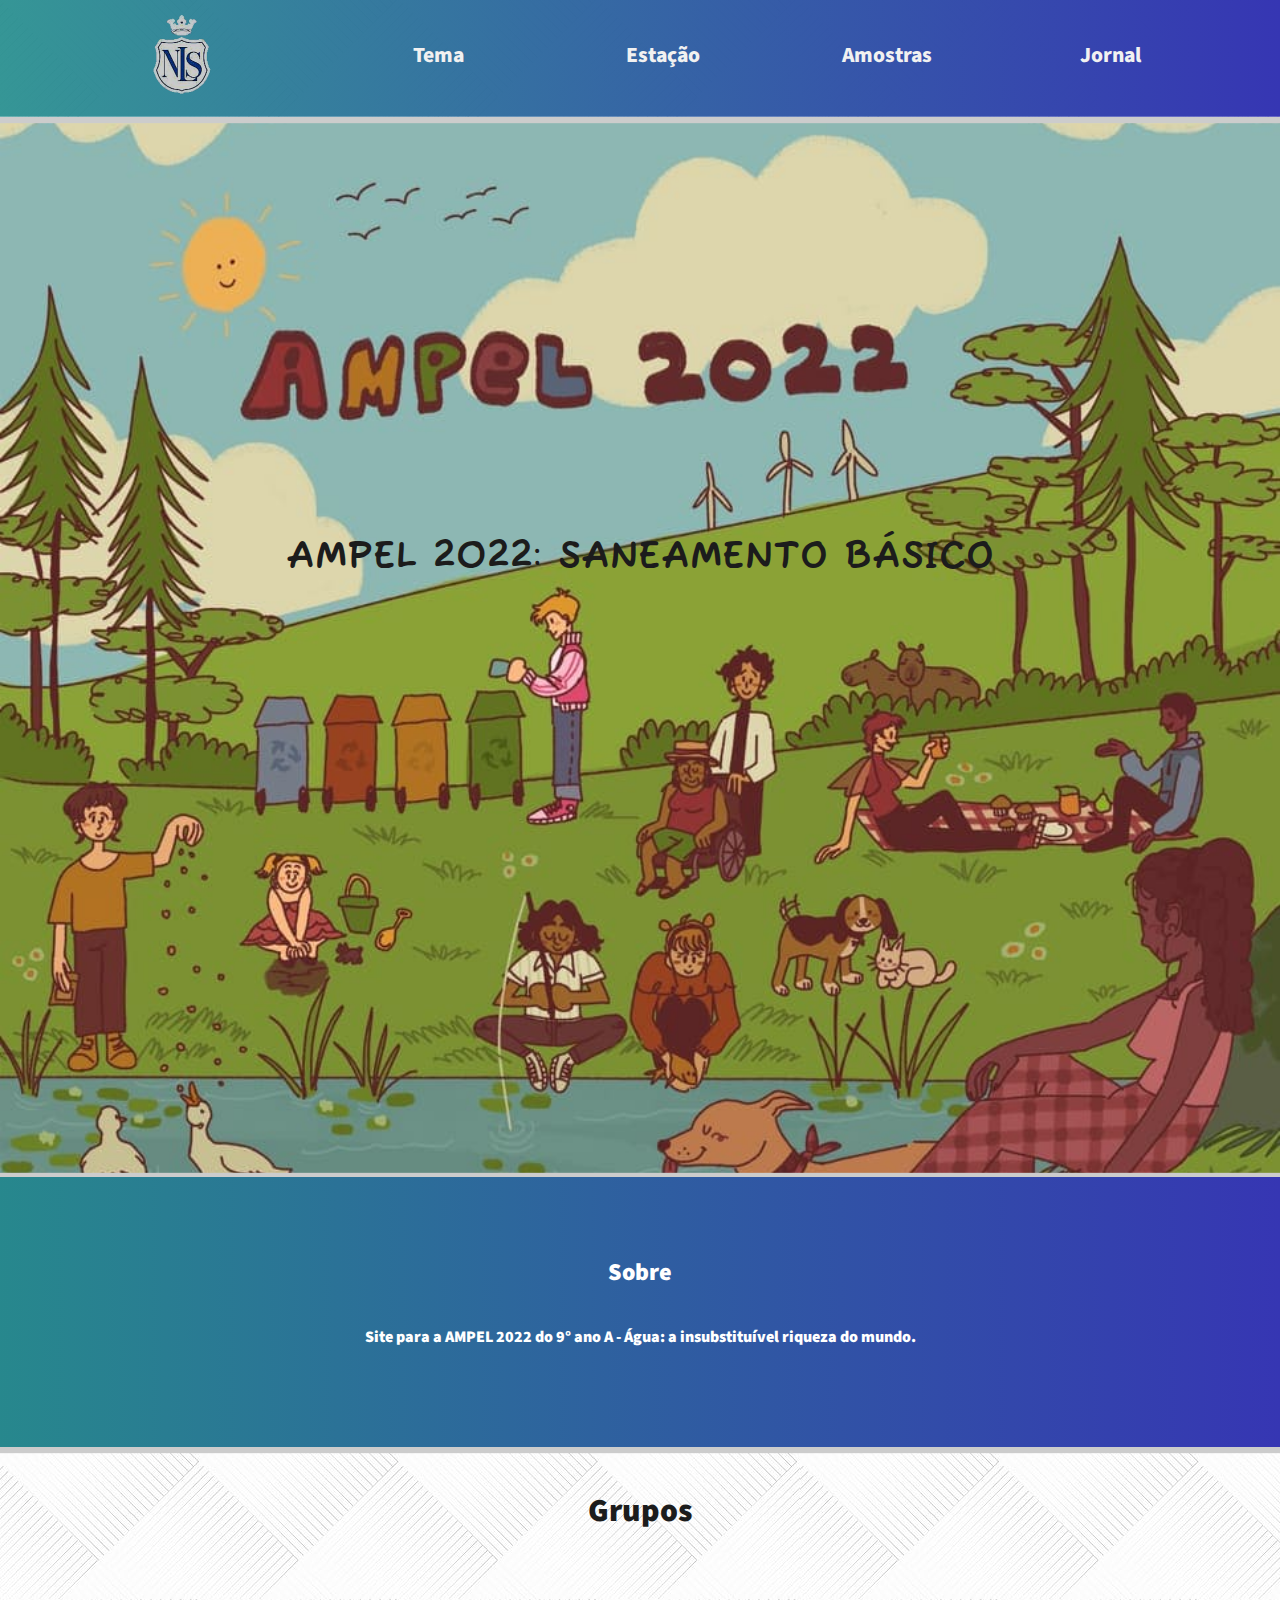
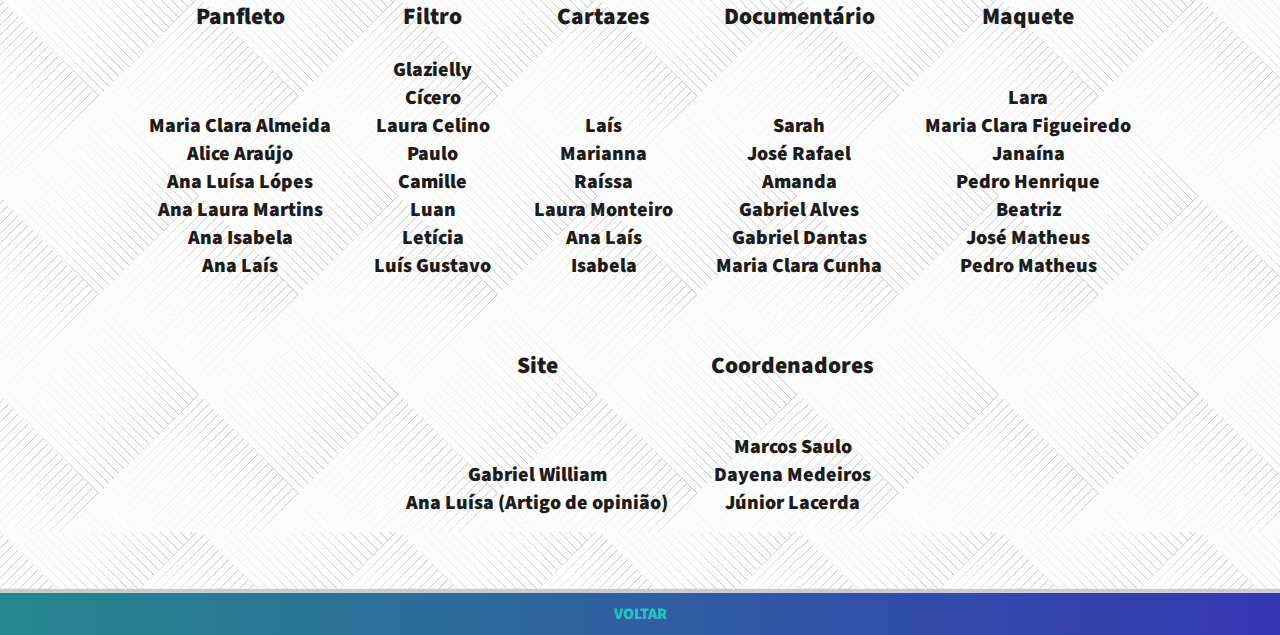
<file: index.html>
<!DOCTYPE html>
<html lang="en">
<head>
    <link href="https://fonts.googleapis.com/css2?family=Fuzzy+Bubbles:wght@700&display=swap" rel="stylesheet">
    <link rel="preconnect" href="https://fonts.googleapis.com">
<link rel="preconnect" href="https://fonts.gstatic.com" crossorigin>
<link href="https://fonts.googleapis.com/css2?family=Playfair+Display:ital@0;1&display=swap" rel="stylesheet">
<link href="https://fonts.googleapis.com/css2?family=Asap:ital@1&family=Nunito:ital,wght@1,200&family=Yellowtail&display=swap" rel="stylesheet">
<link href="https://fonts.googleapis.com/css2?family=Trispace:wght@800&display=swap" rel="stylesheet">
<link href="https://fonts.googleapis.com/css2?family=Source+Sans+Pro:wght@200&display=swap" rel="stylesheet">
<link rel="shortcut icon" href="logo.ico" type="image/x-icon">
    <meta http-equiv="X-UA-Compatible" content="IE=edge">
    <meta name="viewport" content="width=device-width, initial-scale=1.0">
    <link rel="stylesheet" href="style.css">
    <title>Ampel 2022</title>
</head>
<body>
    
    <nav>
        <!--Popover start-->
        <div class="wrapper">
            <div class="text">
                <a href="index.html"><img src="nls2.png" alt="Colégio Nossa Senhora de Lourdes" class="img1"></a>

            </div>
            <div class="content">
                <div class="title">
                    <h5><img src="logoblue2.png" alt="Lourdinas" class="popoverimg"></h5>
                </div>
                <div class="popover-body">
                    <h4>Colégio Nossa Senhora de Lourdes</h4>
                    <a href="https://www.instagram.com/lourdinascg/" target="_blank"><img src="instagram.png" class="inst"><p class="insts">Instagram</a> 
                    </div>
                    <div>
                        <a href="https://www.facebook.com/lourdinascg/" target="_blank"><img src="facebook.png" alt="face" class="inst"><p class="insts">Facebook</a>
                     </div>
                     <div>
                        <a href="https://www.lourdinascg.com.br/" target="_blank" class="popover-button" >Site do Colégio </a>
                           
                     </div>
                </div>
            </div>
        </div>
        <!--Popover end-->

        
        <ul>
        <li class="botao"><a href="Ampel2.html" class="botao2">Tema</a></li>
        <li class="botao"><a href="Ampel.html" class="botao2">Estação</a></li>
        <li class="botao"><a href="Ampel3.html" class="botao2">Amostras</a></li>
        <li class="botao">
              <!--Popover start--> 
              <div class="wrapper2">
                <div class="text2">
                    <a href="#" class="botao2">Jornal</a>
    
                </div>
                
                <div class="content2">
                    <div class="popover-body2">
                            
                            <div>
                                <a href="inovações.html"  class="popoverimg1">Açude Velho</a> 
                            </div >
                            <div>
                                <a href="jornal2.html" class="popoverimg2">Pesquisas</a>
                            </div>
                            <div>
                                <a href="Jornal1.html" class="popoverimg3">Artigo de opinião</a>
                            </div>
                          
                           
                    </div>
                </div>
            </div>
            <!--Popover end-->
        </li>
        </ul>

       
    </nav>
    

    <header id="topo">

        <h1> AMPEL 2022: SANEAMENTO BÁSICO
        </h1>
    </header>

    <section id="sobre">
        <h2> Sobre</h2>
        <p> Site para a AMPEL 2022 do 9° ano A - Água: a insubstituível riqueza do mundo.
        </p>
    </section>

    </section>

    <section id="contatos">
        <h1>Grupos</h1>
        <ul class="homepage-ul">
            <div class="homepage-grupos5">
            <h3 >Panfleto</h3><br><br>
            <li>
                Maria Clara Almeida 
            </li>
            <li>
                Alice Araújo
            </li>
            <li>
                Ana Luísa Lópes
            </li>
            <li>
                Ana Laura Martins
            </li>
            <li>
                Ana Isabela
            </li>
            <li>
                Ana Laís
            </li>
            
            </div>
            <div class="homepage-grupos5">
            <h3>Filtro</h3>
            <li>
               Glazielly
            </li>
            <li>
                Cícero
            </li>
            <li>
                Laura Celino
            </li>
            <li>
                Paulo 
            </li>
            <li>
               Camille
            </li>
            <li>
               Luan
            </li>
            <li>
                Letícia
            </li>
            <li>
                Luís Gustavo
            </li>
            </div>
            <div class="homepage-grupos5">

            <h3>Cartazes</h3><br><br>
            <li>
               Laís
            </li>
            <li>
                Marianna
            </li>
            <li>
                Raíssa
            </li>
            <li>
                Laura Monteiro
            </li>
            <li>
               Ana Laís
            </li>
            <li>
               Isabela
            </li>
            </div>
            <div class="homepage-grupos5">

            <h3>Documentário</h3><br><br>
            <li>
               Sarah
            </li>
            <li>
                José Rafael
            </li>
            <li>
                Amanda
            </li>
            <li>
                Gabriel Alves
            </li>
            <li>
               Gabriel Dantas
            </li>
            <li>
               Maria Clara Cunha
            </li>
            
            </div>
            <div class="homepage-grupos5">

            <h3>Maquete</h3><br>
            <li>
               Lara
            </li>
            <li>
                Maria Clara Figueiredo
            </li>
            <li>
                Janaína
            </li>
            <li>
                Pedro Henrique
            </li>
            <li>
               Beatriz
            </li>
            <li>
               José Matheus
            </li>
            <li class="homepage-li">
                Pedro Matheus
            </li>
            </div>
            <br>
            <div class="homepage-grupos5">
                <h3>Site</h3><br><br>
                <li>
                   Gabriel William
                </li>
                <li class="homepage-li">
                    Ana Luísa (Artigo de opinião)
                </li>

                
            </div>
            <div class="homepage-grupos5">
                <h3>Coordenadores</h3><br>
                <li> Marcos Saulo</li>
                <li>Dayena Medeiros</li>
                <li>Júnior Lacerda</li>
            </div>
           
        </ul>
    </section>

    <footer>
    <a href="index.html">VOLTAR </a>
    </footer>

</body>
</html>
</file>
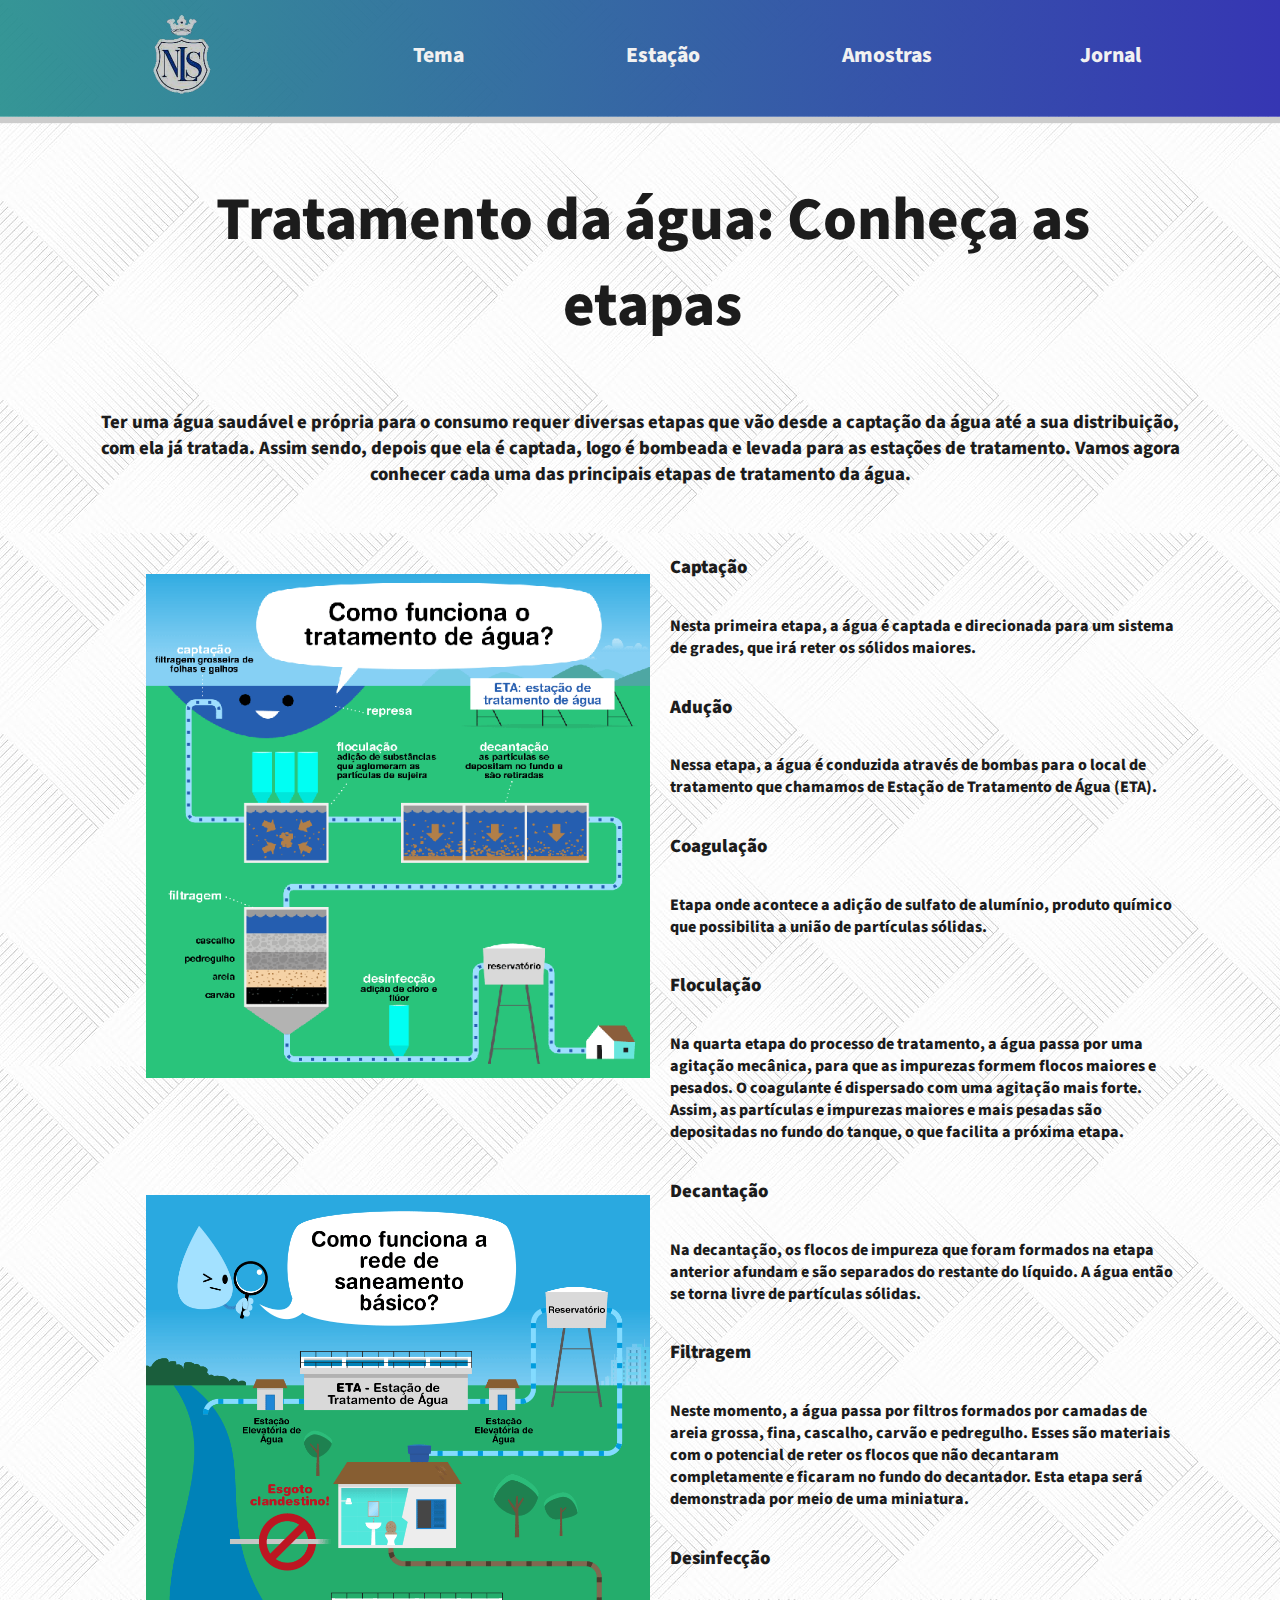
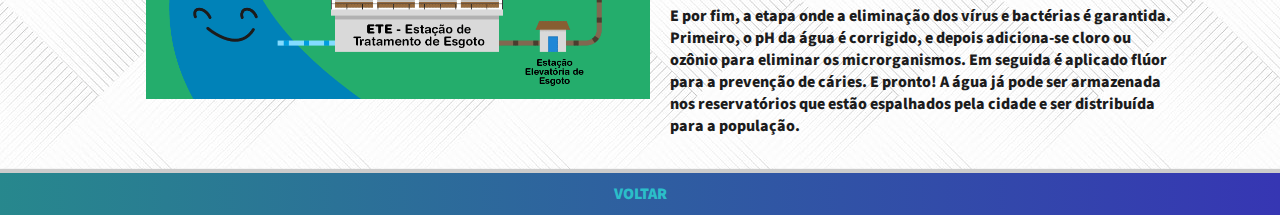
<file: Ampel.html>
<!DOCTYPE html>
<html lang="en">
<head>
    <link rel="preconnect" href="https://fonts.googleapis.com">
<link rel="preconnect" href="https://fonts.gstatic.com" crossorigin>
<link href="https://fonts.googleapis.com/css2?family=Playfair+Display:ital@0;1&display=swap" rel="stylesheet">
<link href="https://fonts.googleapis.com/css2?family=Asap:ital@1&family=Nunito:ital,wght@1,200&family=Yellowtail&display=swap" rel="stylesheet">
<link href="https://fonts.googleapis.com/css2?family=Trispace:wght@800&display=swap" rel="stylesheet">
<link href="https://fonts.googleapis.com/css2?family=Source+Sans+Pro:wght@200&display=swap" rel="stylesheet">
<link rel="shortcut icon" href="logo.ico" type="image/x-icon">
    <meta http-equiv="X-UA-Compatible" content="IE=edge">
    <meta name="viewport" content="width=device-width, initial-scale=1.0">
    <link rel="stylesheet" href="style.css">
    <title>Ampel 2022</title>
</head>
<body>

    <nav>

        <!--Popover start-->
        <div class="wrapper">
            <div class="text">
                <a href="index.html"><img src="nls2.png" alt="Colégio Nossa Senhora de Lourdes"   class="img1"></a>

            </div>
            <div class="content">
                <div class="title">
                    <h5><img src="logoblue2.png" alt="Lourdinas" class="popoverimg"></h5>
                </div>
                <div class="popover-body">
                    <h4>Colégio Nossa Senhora de Lourdes</h4>
                    <a href="https://www.instagram.com/lourdinascg/" target="_blank"><img src="instagram.png" class="inst" ><p class="insts">Instagram</a> 
                    </div>
                    <div>
                        <a href="https://www.facebook.com/lourdinascg/" target="_blank"><img src="facebook.png" alt="face" class="inst"><p class="insts">Facebook</a>
                    </div>
                     <div>
                            <a href="https://www.lourdinascg.com.br/" target="_blank" class="popover-button" >Site do Colégio </a>
                           
                    </div>
                </div>
            </div>
        </div>
        <!--Popover end-->

        <ul>
        <li class="botao"><a href="Ampel2.html" class="botao2"> Tema</a></li>
        <li class="botao"><a href="Ampel.html" class="botao2">Estação</a></li>
        <li class="botao"><a href="Ampel3.html" class="botao2">Amostras</a></li>
        <li class="botao">
            <!--Popover start--> 
            <div class="wrapper2">
                <div class="text2">
                    <a href="#" class="botao2">Jornal</a>
    
                </div>
                
                <div class="content2">
                    <div class="popover-body2">
                            
                        <div>
                            <a href="inovações.html"  class="popoverimg1">Açude Velho</a> 
                        </div >
                        <div>
                            <a href="jornal2.html" class="popoverimg2">Pesquisas</a>
                        </div>
                        <div>
                            <a href="Jornal1.html" class="popoverimg3">Artigo de opinião</a>
                        </div>
                           
                           
                    </div>
                </div>
            </div>
            <!--Popover end-->
        </li>
        </ul>

    </nav>
    <section id="Saibamais">

        <h1 class="h2"> Tratamento da água: Conheça as etapas</h1>
        <h3 class="h3">Ter uma água saudável e própria para o consumo requer diversas etapas que vão desde a captação da água até a sua distribuição, com ela já tratada. Assim sendo, depois que ela é captada, logo é bombeada e levada para as estações de tratamento.

            Vamos agora conhecer cada uma das principais etapas de tratamento da água.</h3>
             
    <article>
        <div class="div-article1">
            <img src="eta.gif" alt="eta" class="eta"> 
            <img src="eta2.gif" alt="eta2" class="eta2">
        </div>
        
        <div class="saibamais-p">
                                                        
            <h3 class="saibamais-h3">Captação</h3>
                <p>Nesta primeira etapa, a água é captada e direcionada para um sistema de grades, que irá reter os sólidos maiores. </p>

                                                        
            <h3 class="saibamais-h3">Adução</h3>
            <p>Nessa etapa, a água é conduzida através de bombas para o local de tratamento que chamamos de Estação de Tratamento de Água (ETA). </p>
         

            
            <h3 class="saibamais-h3">Coagulação</h3>
            <p> Etapa onde acontece a adição de sulfato de alumínio, produto químico que possibilita a união de partículas sólidas. </p>
       

           
            <h3 class="saibamais-h3">Floculação</h3>
            <p> Na quarta etapa do processo de tratamento, a água passa por uma agitação mecânica, para que as impurezas formem flocos maiores e pesados. O coagulante é dispersado com uma agitação mais forte.

                Assim, as partículas e impurezas maiores e mais pesadas são depositadas no fundo do tanque, o que facilita a próxima etapa. </p>
       

            
            <h3 class="saibamais-h3">Decantação</h3>
            <p> Na decantação, os flocos de impureza que foram formados na etapa anterior afundam e são separados do restante do líquido. A água então se torna livre de partículas sólidas. </p>
        

          
            <h3 class="saibamais-h3">Filtragem</h3>
            <p>
                Neste momento, a água passa por filtros formados por camadas de areia grossa, fina, cascalho, carvão e pedregulho. Esses são materiais com o potencial de reter os flocos que não decantaram completamente e ficaram no fundo do decantador.​ Esta etapa será demonstrada por meio de uma miniatura. </p>
        

           
            <h3 class="saibamais-h3">Desinfecção</h3>
            <p> E por fim, a etapa onde a eliminação dos vírus e bactérias é garantida. Primeiro, o pH da água é corrigido, e depois adiciona-se cloro ou ozônio para eliminar os microrganismos. Em seguida é aplicado flúor para a prevenção de cáries.

                E pronto! A água já pode ser armazenada nos reservatórios que estão espalhados pela cidade e ser distribuída para a população. </p>

        </div>
       
        
    </article> 
    </section>
    <footer class="footer">
        <a href="index.html">VOLTAR</a>
   
        </footer>
        
        
</body>
</html>
</file>
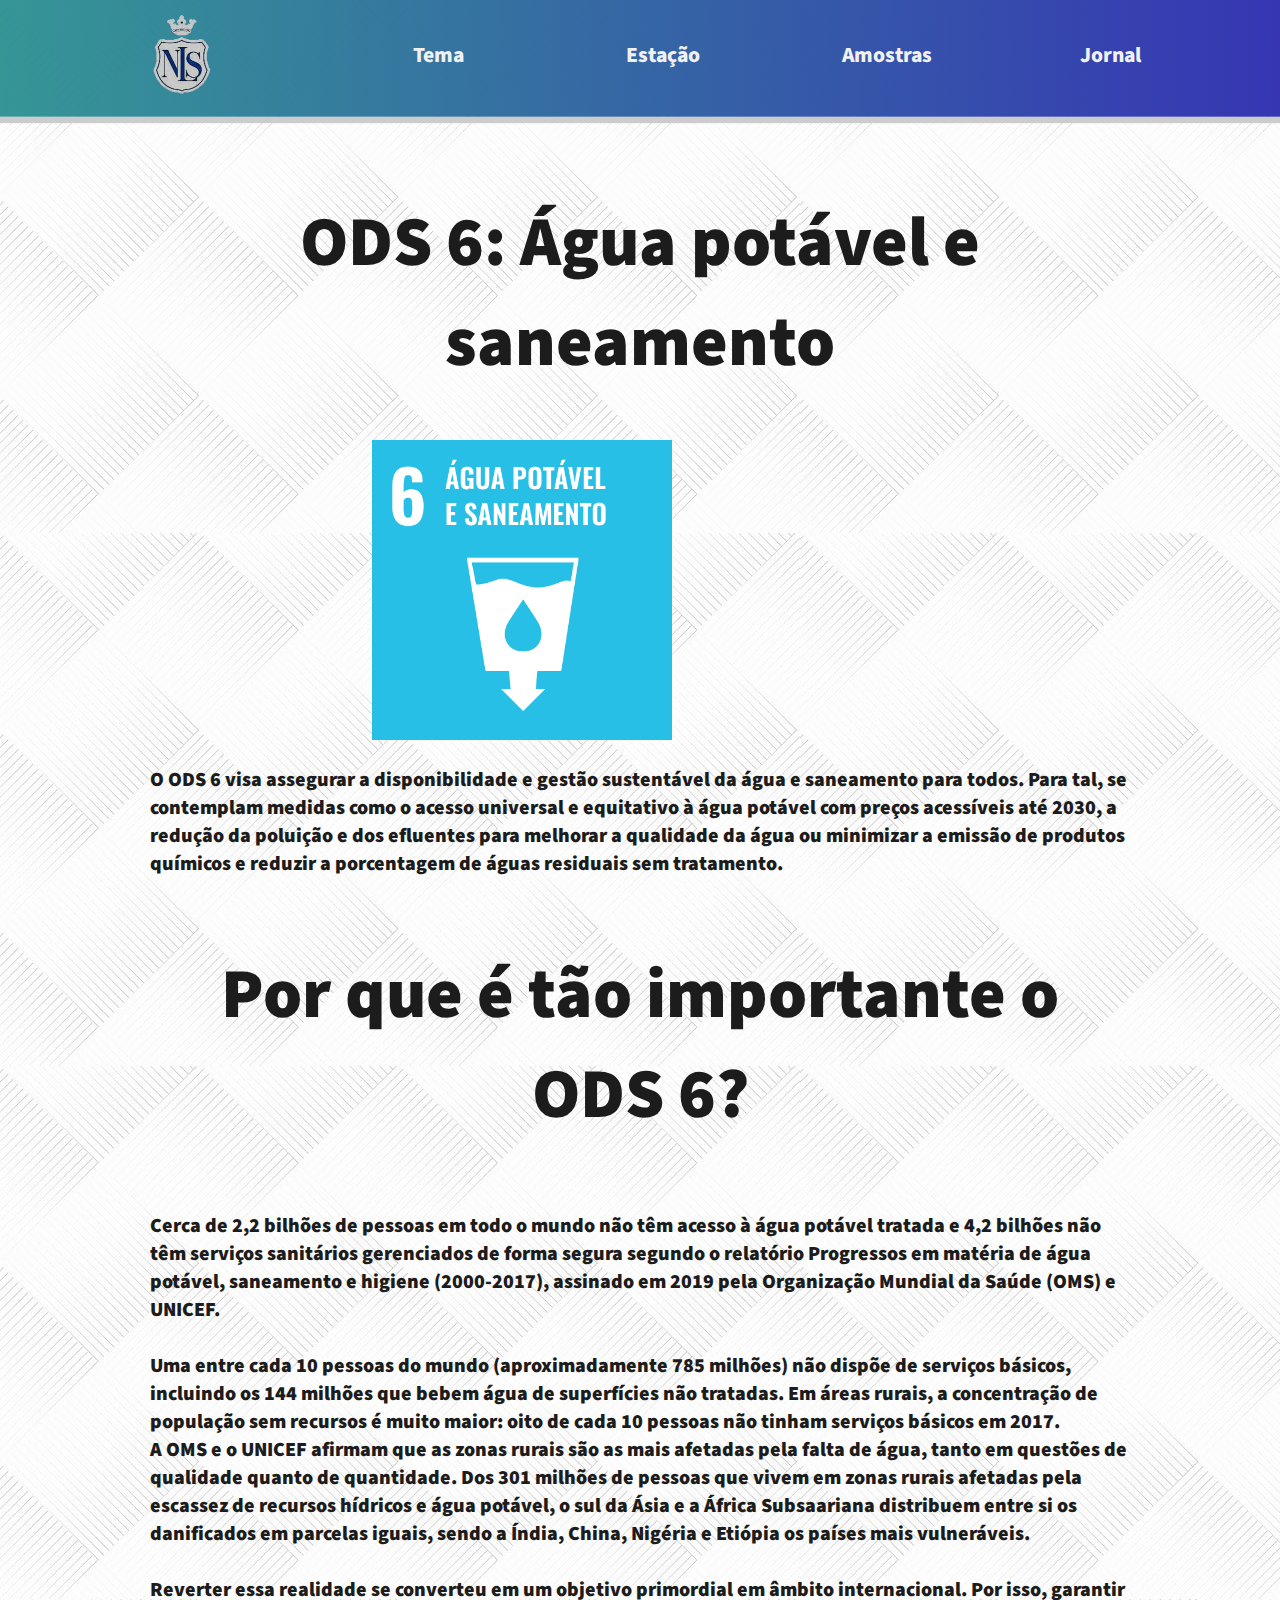
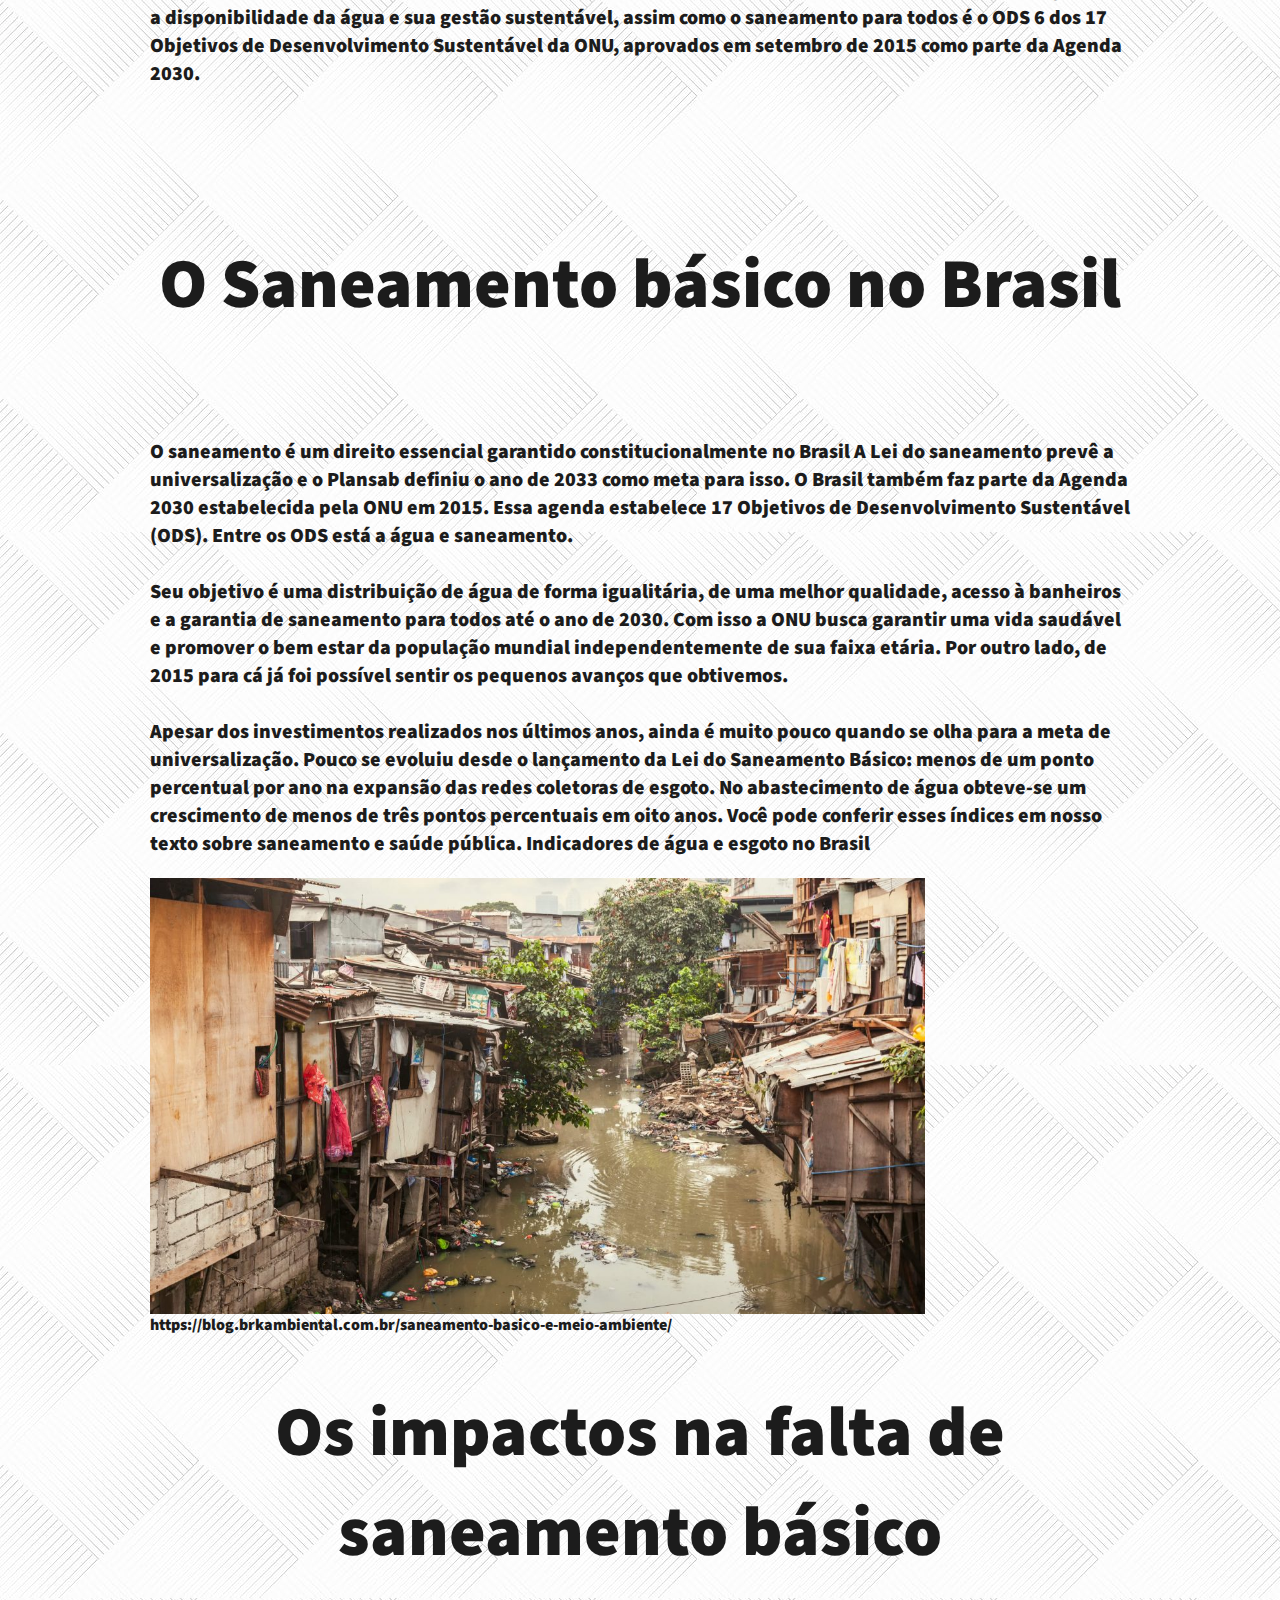
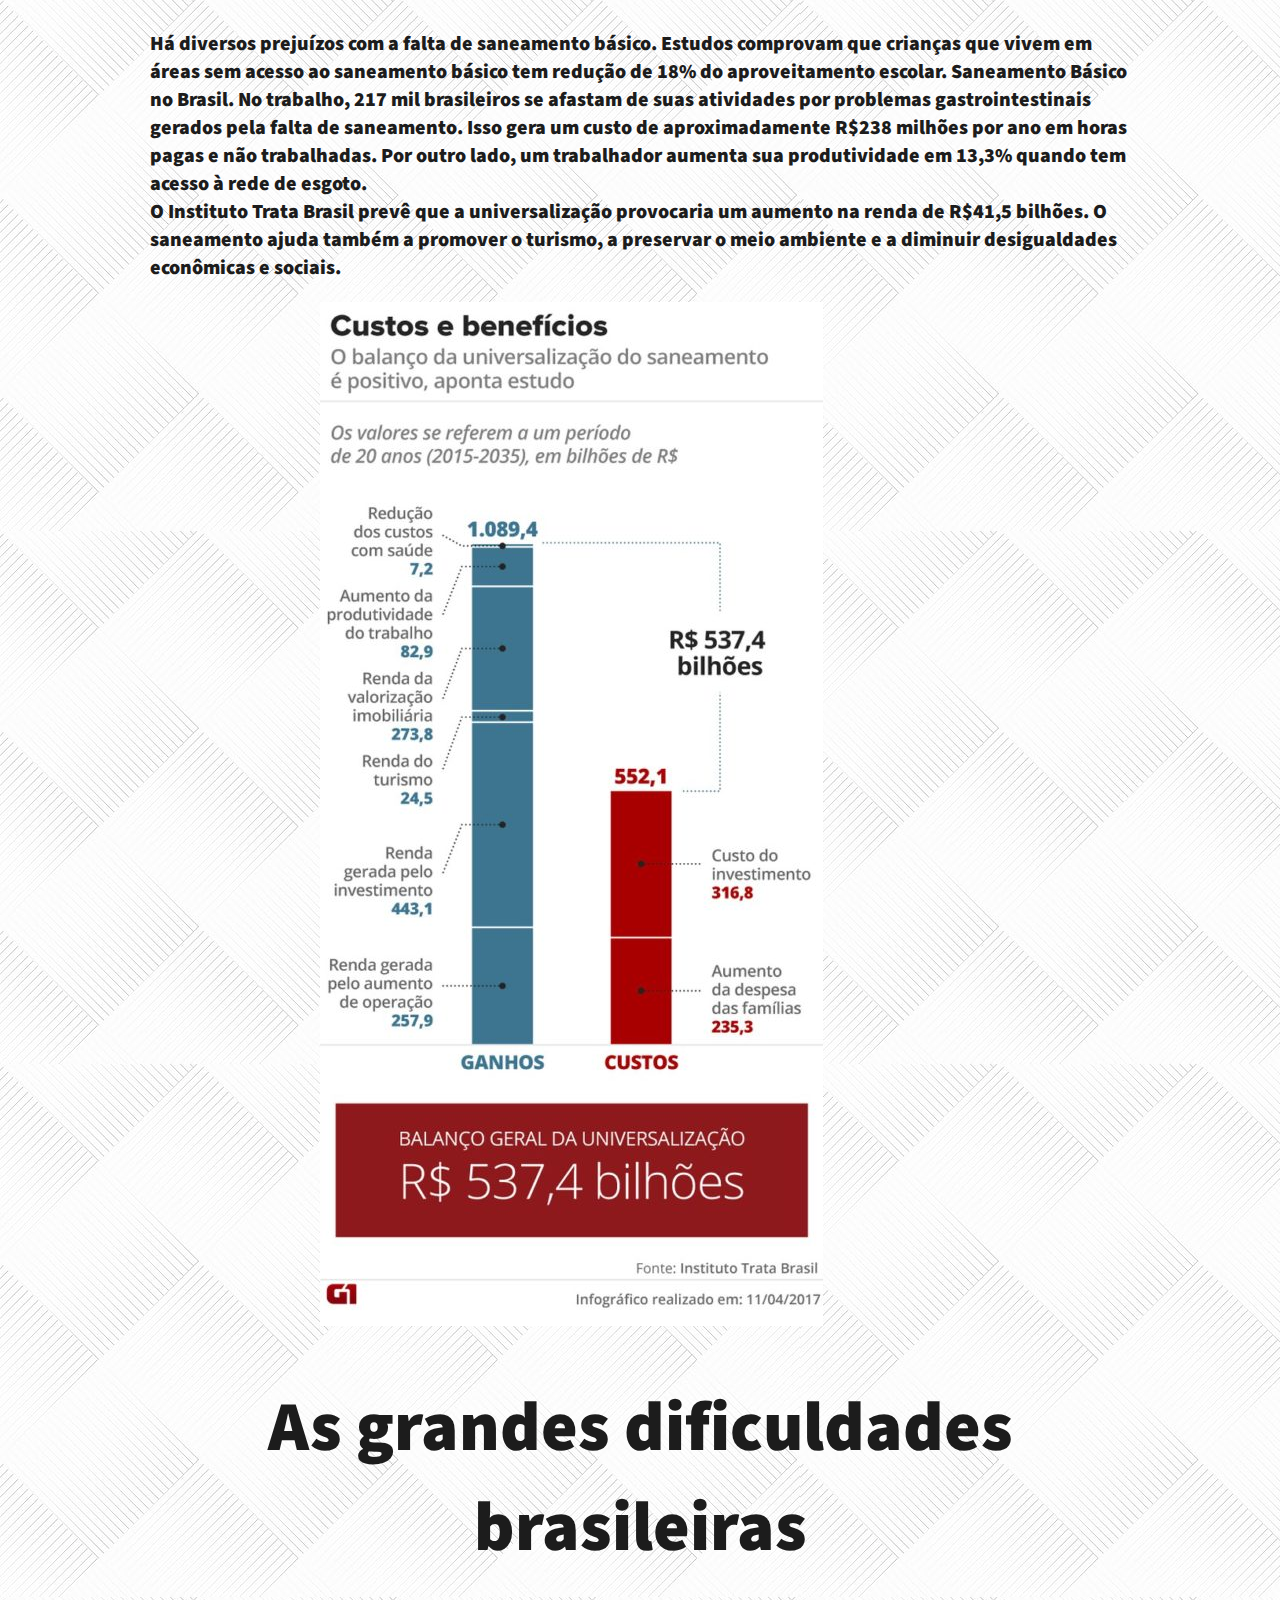
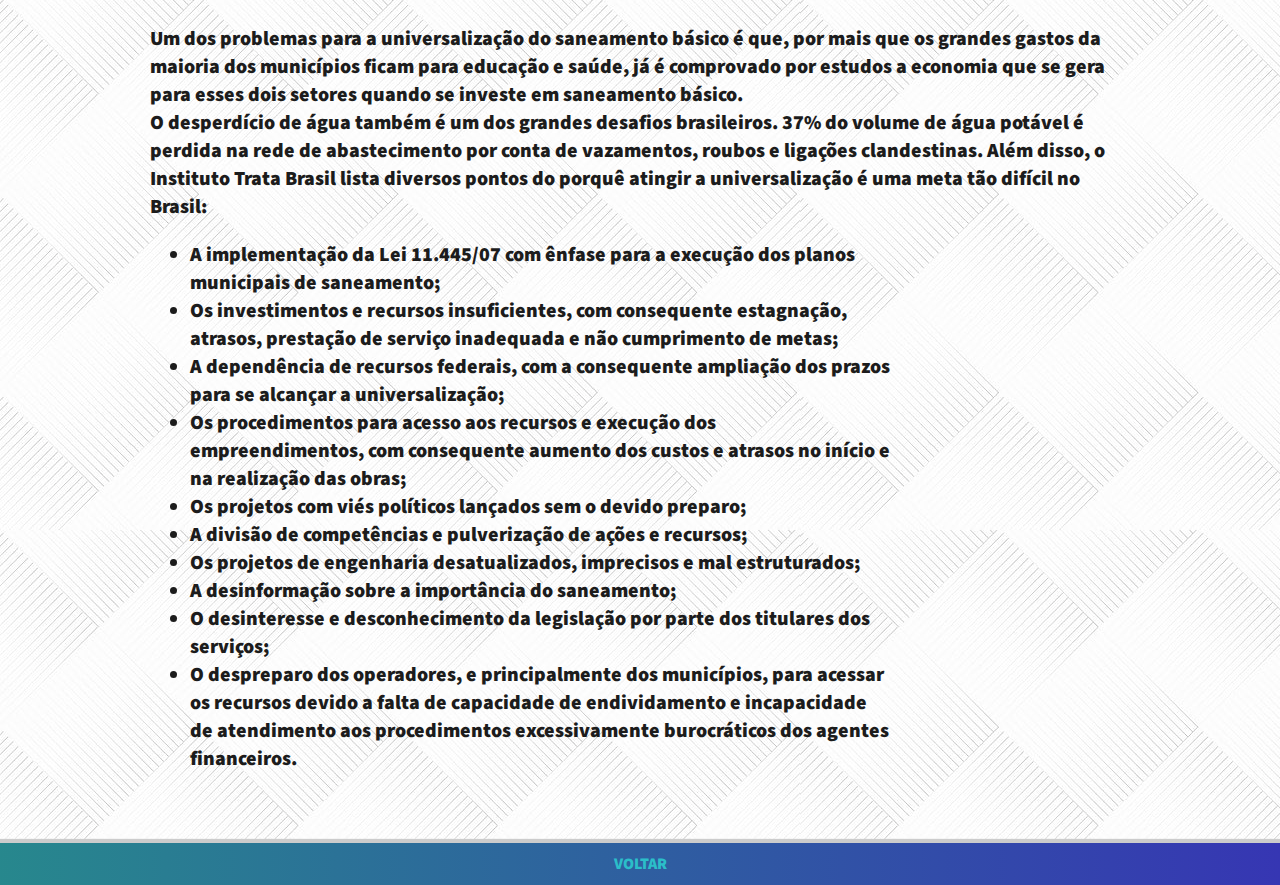
<file: Ampel2.html>
<!DOCTYPE html>
<html lang="en">
<head>
    <link rel="preconnect" href="https://fonts.googleapis.com">
<link rel="preconnect" href="https://fonts.gstatic.com" crossorigin>
<link href="https://fonts.googleapis.com/css2?family=Playfair+Display:ital@0;1&display=swap" rel="stylesheet">
<link href="https://fonts.googleapis.com/css2?family=Asap:ital@1&family=Nunito:ital,wght@1,200&family=Yellowtail&display=swap" rel="stylesheet">
<link href="https://fonts.googleapis.com/css2?family=Trispace:wght@800&display=swap" rel="stylesheet">
<link href="https://fonts.googleapis.com/css2?family=Source+Sans+Pro:wght@200&display=swap" rel="stylesheet">
<link rel="shortcut icon" href="logo.ico" type="image/x-icon">
    <meta http-equiv="X-UA-Compatible" content="IE=edge">
    <meta name="viewport" content="width=device-width, initial-scale=1.0">
    <link rel="stylesheet" href="style.css">
    <title>Ampel 2022</title>
</head>
<body>

    <nav>
         <!--Popover start-->
         <div class="wrapper">
            <div class="text">
                <a href="index.html"><img src="nls2.png" alt="Colégio Nossa Senhora de Lourdes" class="img1"></a>

            </div>
            <div class="content">
                <div class="title">
                    <h5><img src="logoblue2.png" alt="Lourdinas" class="popoverimg"></h5>
                </div>
                <div class="popover-body">
                    <h4>Colégio Nossa Senhora de Lourdes</h4>
                    <a href="https://www.instagram.com/lourdinascg/" target="_blank"><img src="instagram.png" class="inst"><p class="insts">Instagram</a> 
                    </div>
                    <div>
                        <a href="https://www.facebook.com/lourdinascg/" target="_blank"><img src="facebook.png" alt="face" class="inst"><p class="insts">Facebook</a>
                    </div>
                     <div>
                            <a href="https://www.lourdinascg.com.br/" target="_blank" class="popover-button" >Site do Colégio </a>
                           
                     </div>
                </div>
            </div>
        </div>
        <!--Popover end-->

        <ul>
        <li class="botao"><a href="Ampel2.html" class="botao2">Tema</a></li>
        <li class="botao"><a href="Ampel.html" class="botao2">Estação</a></li>
        <li class="botao"><a href="Ampel3.html" class="botao2">Amostras</a></li>
        <li class="botao">
              <!--Popover start--> 
              <div class="wrapper2">
                <div class="text2">
                    <a href="#" class="botao2">Jornal</a>
    
                </div>
                
                <div class="content2">
                    <div class="popover-body2">
                            
                            <div>
                                <a href="inovações.html"  class="popoverimg1">Açude Velho</a> 
                            </div >
                            <div>
                                <a href="jornal2.html" class="popoverimg2">Pesquisas</a>
                            </div>
                            <div>
                                <a href="Jornal1.html" class="popoverimg3">Artigo de opinião</a>
                            </div>
                            
                           
                    </div>
                </div>
            </div>
            <!--Popover end-->
        </li>
        </ul>
    </nav>
    <div class="article1">
        <div class="article1-body">
            <div>
                <h1 class="article1-h1"> ODS 6: Água potável e saneamento</h1>
            </div>
            <div class="article4-img">
                <img src="ODS62.jpg" alt="ods6" class="article4-img2">
            </div>
            <div class="article4-div"> 
                <p class="article4-paragraph">
                     O ODS 6 visa assegurar a disponibilidade e gestão sustentável da água e saneamento para todos. Para tal, se contemplam medidas como o acesso universal e equitativo à água potável com preços acessíveis até 2030, a redução da poluição e dos efluentes para melhorar a qualidade da água ou minimizar a emissão de produtos químicos e reduzir a porcentagem de águas residuais sem tratamento.
                </p>
            </div>
            <div>
                <h1 class="article1-h1"> Por que é tão importante o ODS 6?</h1>
            </div>
            <p class="article4-paragraph">
                Cerca de 2,2 bilhões de pessoas em todo o mundo não têm acesso à água potável tratada e 4,2 bilhões não têm serviços sanitários gerenciados de forma segura segundo o relatório Progressos em matéria de água potável, saneamento e higiene (2000-2017), assinado em 2019 pela Organização Mundial da Saúde (OMS) e UNICEF.<br><br>

                Uma entre cada 10 pessoas do mundo (aproximadamente 785 milhões) não dispõe de serviços básicos, incluindo os 144 milhões que bebem água de superfícies não tratadas. Em áreas rurais, a concentração de população sem recursos é muito maior: oito de cada 10 pessoas não tinham serviços básicos em 2017.<br>
                A OMS e o UNICEF afirmam que as zonas rurais são as mais afetadas pela falta de água, tanto em questões de qualidade quanto de quantidade. Dos 301 milhões de pessoas que vivem em zonas rurais afetadas pela escassez de recursos hídricos e água potável, o sul da Ásia e a África Subsaariana distribuem entre si os danificados em parcelas iguais, sendo a Índia, China, Nigéria e Etiópia os países mais vulneráveis.<br><br>

Reverter essa realidade se converteu em um objetivo primordial em âmbito internacional. Por isso, garantir a disponibilidade da água e sua gestão sustentável, assim como o saneamento para todos é o ODS 6 dos 17 Objetivos de Desenvolvimento Sustentável da ONU, aprovados em setembro de 2015 como parte da Agenda 2030.
            </p>
            <div class="article4-list">
            
            </div>
        </div>
    </div>

<div class="article1">
    <div class="article1-body">
        <div>
            <h1 class="article1-h1"> O Saneamento básico no Brasil</h1>
        </div>
        <div> 
            <p class="article1-paragraph">
               <br><br> O saneamento é um direito essencial garantido constitucionalmente no Brasil A Lei do saneamento prevê a universalização e o Plansab definiu o ano de 2033 como meta para isso.

    O Brasil também faz parte da Agenda 2030 estabelecida pela ONU em 2015. Essa agenda estabelece 17 Objetivos de Desenvolvimento Sustentável (ODS).

    Entre os ODS está a água e saneamento. <br><br>Seu objetivo é uma distribuição de água de forma igualitária, de uma melhor qualidade, acesso à banheiros e a garantia de saneamento para todos até o ano de 2030.

    Com isso a ONU busca garantir uma vida saudável e promover o bem estar da população mundial independentemente de sua faixa etária.

    Por outro lado, de 2015 para cá já foi possível sentir os pequenos avanços que obtivemos. <br>
<br>

    Apesar dos investimentos realizados nos últimos anos, ainda é muito pouco quando se olha para a meta de universalização.

        Pouco se evoluiu desde o lançamento da Lei do Saneamento Básico: menos de um ponto percentual por ano na expansão das redes coletoras de esgoto.

    No abastecimento de água obteve-se um crescimento de menos de três pontos percentuais em oito anos. Você pode conferir esses índices em nosso texto sobre saneamento e saúde pública.

    Indicadores de água e esgoto no Brasil

   
    </div>
    <div>
    <img src="saneamentods.jpg" alt="saneamentocasa" class="saneamento-image">
    <caption class="caption2">https://blog.brkambiental.com.br/saneamento-basico-e-meio-ambiente/</caption>
    </div>
    <div>
    <h1 class="article1-h1">Os impactos na falta de saneamento básico</h1>
    <p class="article1-paragraph">
    Há diversos prejuízos com a falta de saneamento básico.

    Estudos comprovam que crianças que vivem em áreas sem acesso ao saneamento básico tem redução de 18% do aproveitamento escolar.

        Saneamento Básico no Brasil. No trabalho, 217 mil brasileiros se afastam de suas atividades por problemas gastrointestinais gerados pela falta de saneamento. Isso gera um custo de aproximadamente R$238 milhões por ano em horas pagas e não trabalhadas.

    Por outro lado, um trabalhador aumenta sua produtividade em 13,3% quando tem acesso à rede de esgoto. <br>O Instituto Trata Brasil prevê que a universalização provocaria um aumento na renda de R$41,5 bilhões.

    O saneamento ajuda também a promover o turismo, a preservar o meio ambiente e a diminuir desigualdades econômicas e sociais.
    </p>
    </div>
    <div>
        <img src="infografico.jpg" alt="infografico-saneamento" class="article1-img">

    </div>
    <div>

        <h1 class="article1-h1">As grandes dificuldades brasileiras</h1>
        <p class="article1-paragraph">


Um dos problemas para a universalização do saneamento básico é que, por mais que os grandes gastos da maioria dos municípios ficam para educação e saúde, já é comprovado por estudos a economia que se gera para esses dois setores quando se investe em saneamento básico.<br>

O desperdício de água também é um dos grandes desafios brasileiros. 37% do volume de água potável é perdida na rede de abastecimento por conta de vazamentos, roubos e ligações clandestinas.

Além disso, o Instituto Trata Brasil lista diversos pontos do porquê atingir a universalização é uma meta tão difícil no Brasil:
<ul class="saibamais-ul">
        <li>
            A implementação da Lei 11.445/07 com ênfase para a execução dos planos municipais de saneamento;
        </li>
        <li>
            Os investimentos e recursos insuficientes, com consequente estagnação, atrasos, prestação de serviço inadequada e não cumprimento de metas;
        </li>   
        <li>
            A dependência de recursos federais, com a consequente ampliação dos prazos para se alcançar a universalização;
        </li>   
        <li>
            Os procedimentos para acesso aos recursos e execução dos empreendimentos, com consequente aumento dos custos e atrasos no início e na realização das obras;
        </li>   
        <li>
            Os projetos com viés políticos lançados sem o devido preparo;
        </li>   
        <li>
            A divisão de competências e pulverização de ações e recursos;
        </li>   
        <li>
            Os projetos de engenharia desatualizados, imprecisos e mal estruturados;
         </li>   
        <li>
            A desinformação sobre a importância do saneamento;
        </li>   
        <li>
            O desinteresse e desconhecimento da legislação por parte dos titulares dos serviços;
        </li>
        <li>
            O despreparo dos operadores, e principalmente dos municípios, para acessar os recursos devido a falta de capacidade de endividamento e incapacidade de atendimento aos procedimentos excessivamente burocráticos dos agentes financeiros.
        </li>
</ul>
        </p>
    </div>
            </p>
        </div>
        <div> 
            <p class="article1-paragraph">

            </p>
        </div>
    </div>
</div>



<footer>
    <a href="index.html">VOLTAR</a>



    </footer>
</body>
</html>
</file>
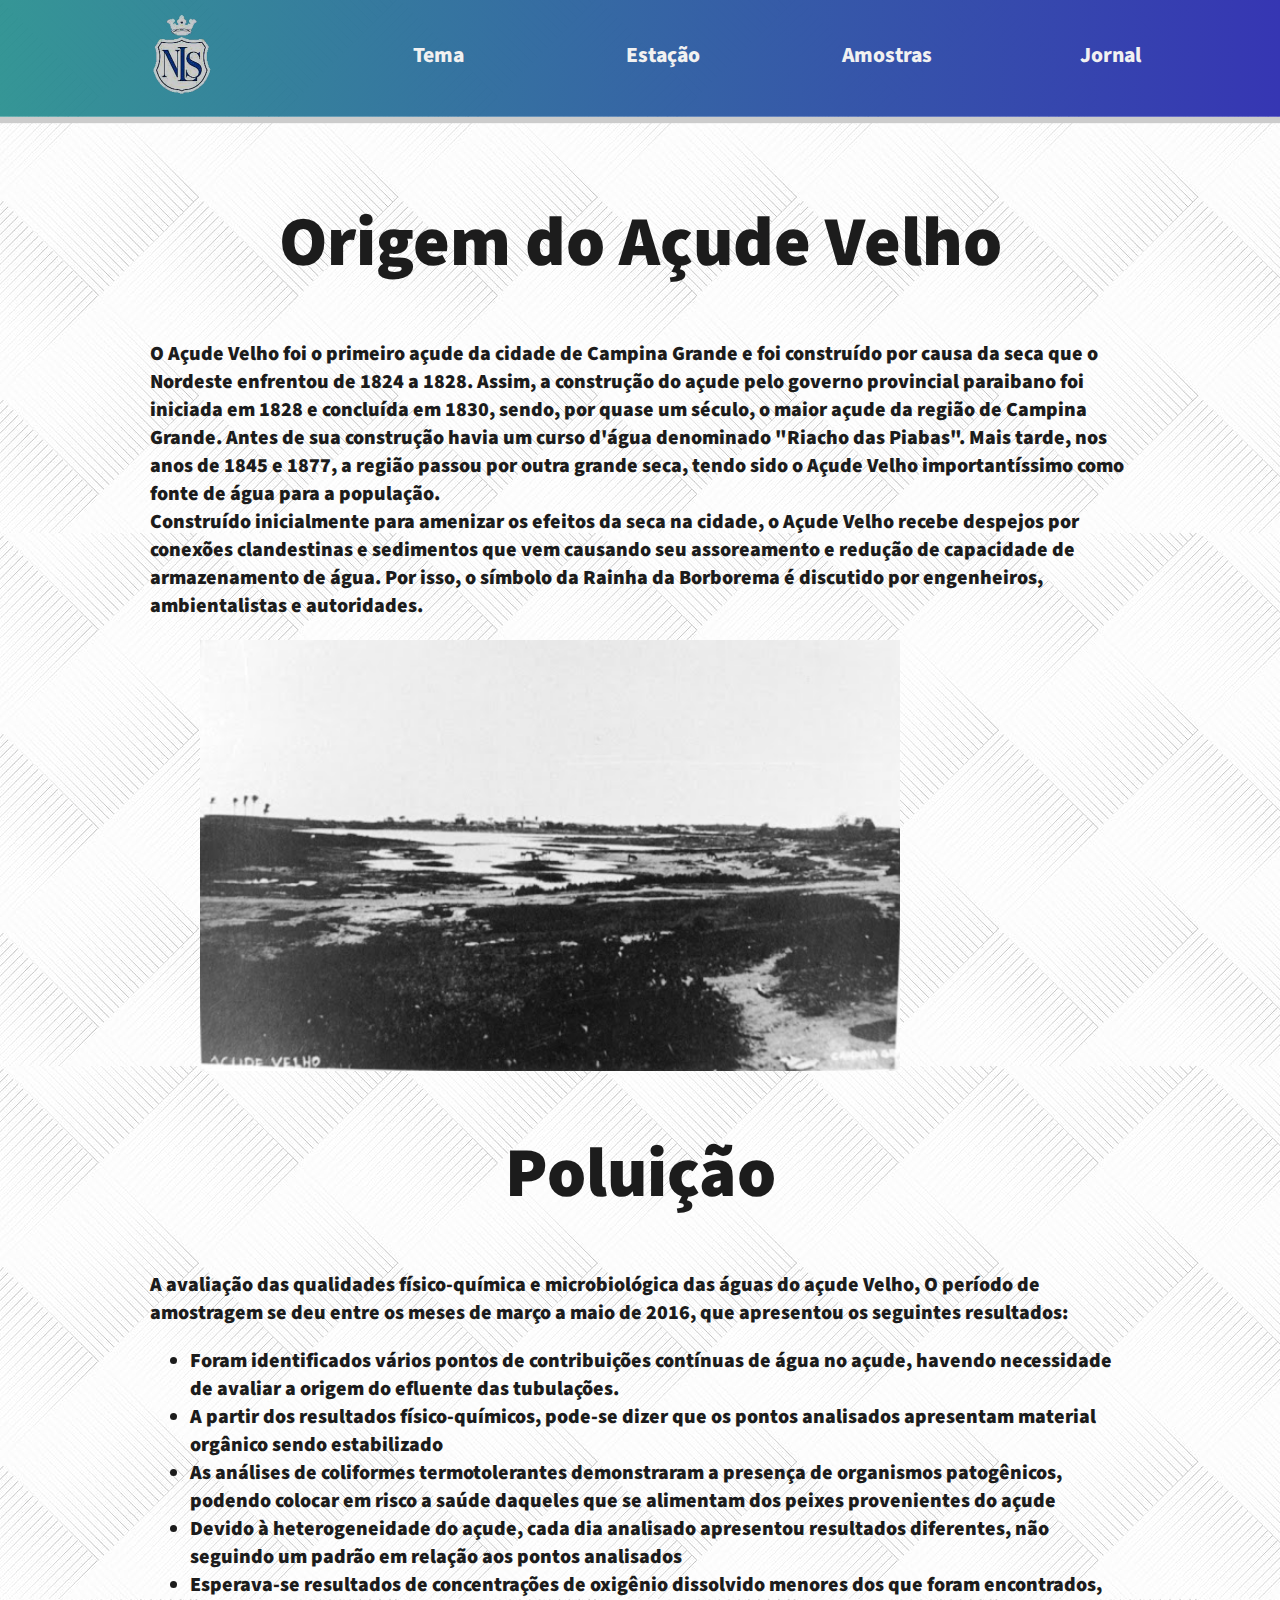
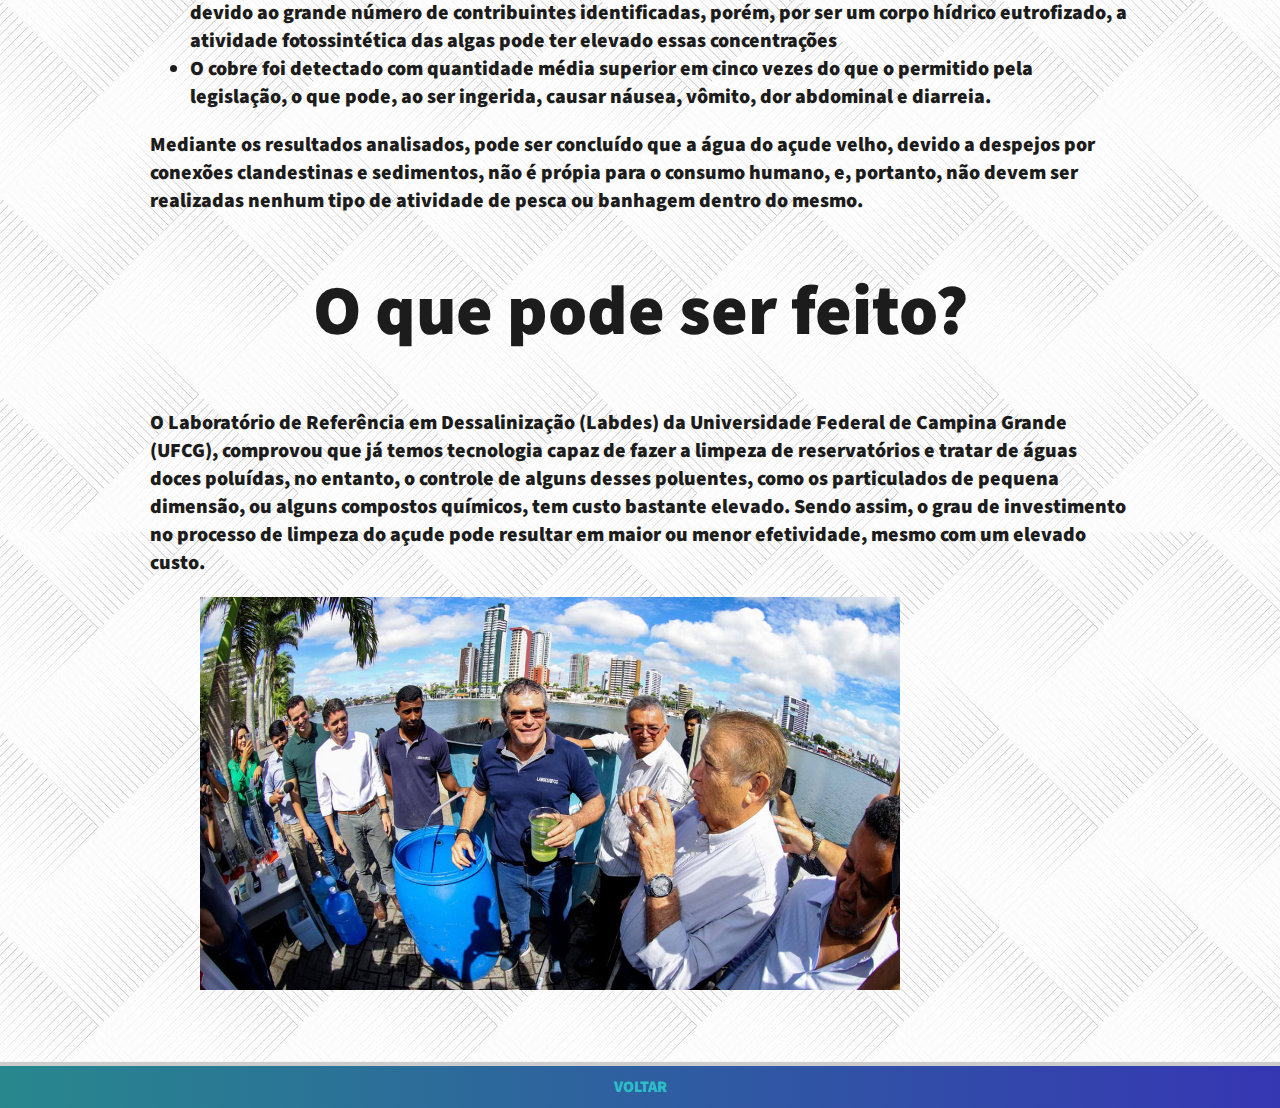
<file: inovações.html>
<!DOCTYPE html>
<html lang="en">
<head>
    <link rel="preconnect" href="https://fonts.googleapis.com">
<link rel="preconnect" href="https://fonts.gstatic.com" crossorigin>
<link href="https://fonts.googleapis.com/css2?family=Playfair+Display:ital@0;1&display=swap" rel="stylesheet">
<link href="https://fonts.googleapis.com/css2?family=Asap:ital@1&family=Nunito:ital,wght@1,200&family=Yellowtail&display=swap" rel="stylesheet">
<link href="https://fonts.googleapis.com/css2?family=Trispace:wght@800&display=swap" rel="stylesheet">
<link href="https://fonts.googleapis.com/css2?family=Source+Sans+Pro:wght@200&display=swap" rel="stylesheet">
<link rel="shortcut icon" href="logo.ico" type="image/x-icon">
    <meta http-equiv="X-UA-Compatible" content="IE=edge">
    <meta name="viewport" content="width=device-width, initial-scale=1.0">
    <link rel="stylesheet" href="style.css">
    <title>Ampel 2022</title>
</head>
<body>
    
    <nav>
        <!--Popover start-->
        <div class="wrapper">
            <div class="text">
                <a href="index.html"><img src="nls2.png" alt="Colégio Nossa Senhora de Lourdes" class="img1"></a>

            </div>
            <div class="content">
                <div class="title">
                    <h5><img src="logoblue2.png" alt="Lourdinas" class="popoverimg"></h5>
                </div>
                <div class="popover-body">
                        <h4 class ="popover-h4">Colégio Nossa Senhora de Lourdes</h4>
                        <div>
                            <a href="https://www.instagram.com/lourdinascg/" target="_blank"><img src="instagram.png" class="inst"><p class="insts">Instagram</a> 
                        </div>
                        <div>
                            <a href="https://www.facebook.com/lourdinascg/" target="_blank"><img src="facebook.png" alt="face" class="inst"><p class="insts">Facebook</a>
                        </div>
                        <div>
                            <a href="https://www.lourdinascg.com.br/" target="_blank" class="popover-button" >Site do Colégio </a>
                           
                        </div>
                    
                </div>
            </div>
        </div>
        <!--Popover end-->

        
        <ul>
        <li class="botao"><a href="Ampel2.html" class="botao2" class="tema">Tema</a></li>
        <li class="botao"><a href="Ampel.html" class="botao2">Estação</a></li>
        <li class="botao"><a href="Ampel3.html" class="botao2">Amostras</a></li>
        <li class="botao">
             <!--Popover start--> 
             <div class="wrapper2">
                <div class="text2">
                    <a href="#" class="botao2">Jornal</a>
    
                </div>
                
                <div class="content2">
                    <div class="popover-body2">
                            
                        <div>
                            <a href="inovações.html"  class="popoverimg1">Açude Velho</a> 
                        </div>
                        <div>
                            <a href="jornal2.html" class="popoverimg2">Pesquisas</a>
                        </div>
                        <div>
                            <a href="Jornal1.html" class="popoverimg3">Artigo de opinião</a>
                        </div>
                       
                           
                    </div>
                </div>
            </div>
            <!--Popover end-->
        </li>
        </ul>

       
    </nav>
    
    <div class="article1">
        <div class="article1-body">
            <div>
                <h1 class="article1-h1"> Origem do Açude Velho</h1>
            </div>
            <div> 
                <p class="article1-paragraph">
                    O Açude Velho foi o primeiro açude da cidade de Campina Grande e foi construído por causa da seca que o Nordeste enfrentou de 1824 a 1828. Assim, a construção do açude pelo governo provincial paraibano foi iniciada em 1828 e concluída em 1830, sendo, por quase um século, o maior açude da região de Campina Grande. Antes de sua construção havia um curso d'água denominado "Riacho das Piabas". Mais tarde, nos anos de 1845 e 1877, a região passou por outra grande seca, tendo sido o Açude Velho importantíssimo como fonte de água para a população.
    <br>
    
    Construído inicialmente para amenizar os efeitos da seca na cidade, o Açude Velho recebe despejos por conexões clandestinas e sedimentos que vem causando seu assoreamento e redução de capacidade de armazenamento de água. Por isso, o símbolo da Rainha da Borborema é discutido por engenheiros, ambientalistas e autoridades.
    
       
        </div>
        <div>
            <img src="acude.jpg" alt="açude-velho" class="article2-img">
    
        </div>
       
        <div>
        <h1 class="article1-h1">Poluição</h1>
        <p class="article1-paragraph">
            A avaliação das qualidades físico-química e microbiológica das águas do açude Velho, O período de amostragem se deu entre os meses de março a maio de
            2016, que apresentou os seguintes resultados:
            
        </p>
        <ul class="article2-ul">
            <li>
                Foram identificados vários pontos de contribuições contínuas de água no açude, havendo necessidade de
                    avaliar a origem do efluente das tubulações.
            </li>
            <li>
                A partir dos resultados físico-químicos, pode-se dizer que os pontos analisados apresentam material
                    orgânico sendo estabilizado
            </li>
            <li>
                As análises de coliformes termotolerantes demonstraram a presença de organismos patogênicos, podendo
                colocar em risco a saúde daqueles que se alimentam dos peixes provenientes do açude
            </li>
            <li>
                Devido à heterogeneidade do açude, cada dia analisado apresentou resultados diferentes, não seguindo
                um padrão em relação aos pontos analisados
            </li>
            <li>
                Esperava-se resultados de concentrações de oxigênio dissolvido menores dos que foram encontrados,
                devido ao grande número de contribuintes identificadas, porém, por ser um corpo hídrico eutrofizado, a
                atividade fotossintética das algas pode ter elevado essas concentrações
            </li>
            <li>
                O cobre foi detectado com quantidade média superior em cinco vezes do que o permitido pela legislação, o que pode, ao ser ingerida, causar náusea, vômito, dor abdominal e diarreia.
            </li>
        </ul>
            <p class="article1-paragraph">
                Mediante os resultados analisados, pode ser concluído que a água do açude velho, devido a despejos por conexões clandestinas e sedimentos, não é própia para o consumo humano, e, portanto, não devem ser realizadas nenhum tipo de atividade de pesca ou banhagem dentro do mesmo.
            </p>
        </div>
    
        <div>
    
            <h1 class="article1-h1">O que pode ser feito?</h1>
            <p class="article1-paragraph">
    
    
                O Laboratório de Referência em Dessalinização (Labdes) da Universidade Federal de Campina Grande (UFCG), comprovou que já temos tecnologia capaz de fazer a limpeza de reservatórios e tratar de águas doces poluídas, 
                no entanto, o controle de alguns desses poluentes,
                 como os particulados de pequena dimensão, ou alguns compostos químicos,
                  tem custo bastante elevado. Sendo assim, o grau de investimento no processo de limpeza do açude pode resultar em maior ou menor efetividade, mesmo com um elevado custo.
            </p>
        </div>
            <div>
                <img src="acudelab.jpg" alt="açudelab" class="article2-img"> 
            </div>
            <div> 
                <p class="article1-paragraph">
    
                </p>
            </div>
        </div>
    </div>
    
    

    <footer class="footer">
        <a href="index.html">VOLTAR</a>
        
        </footer>

</body>
</html>
</file>
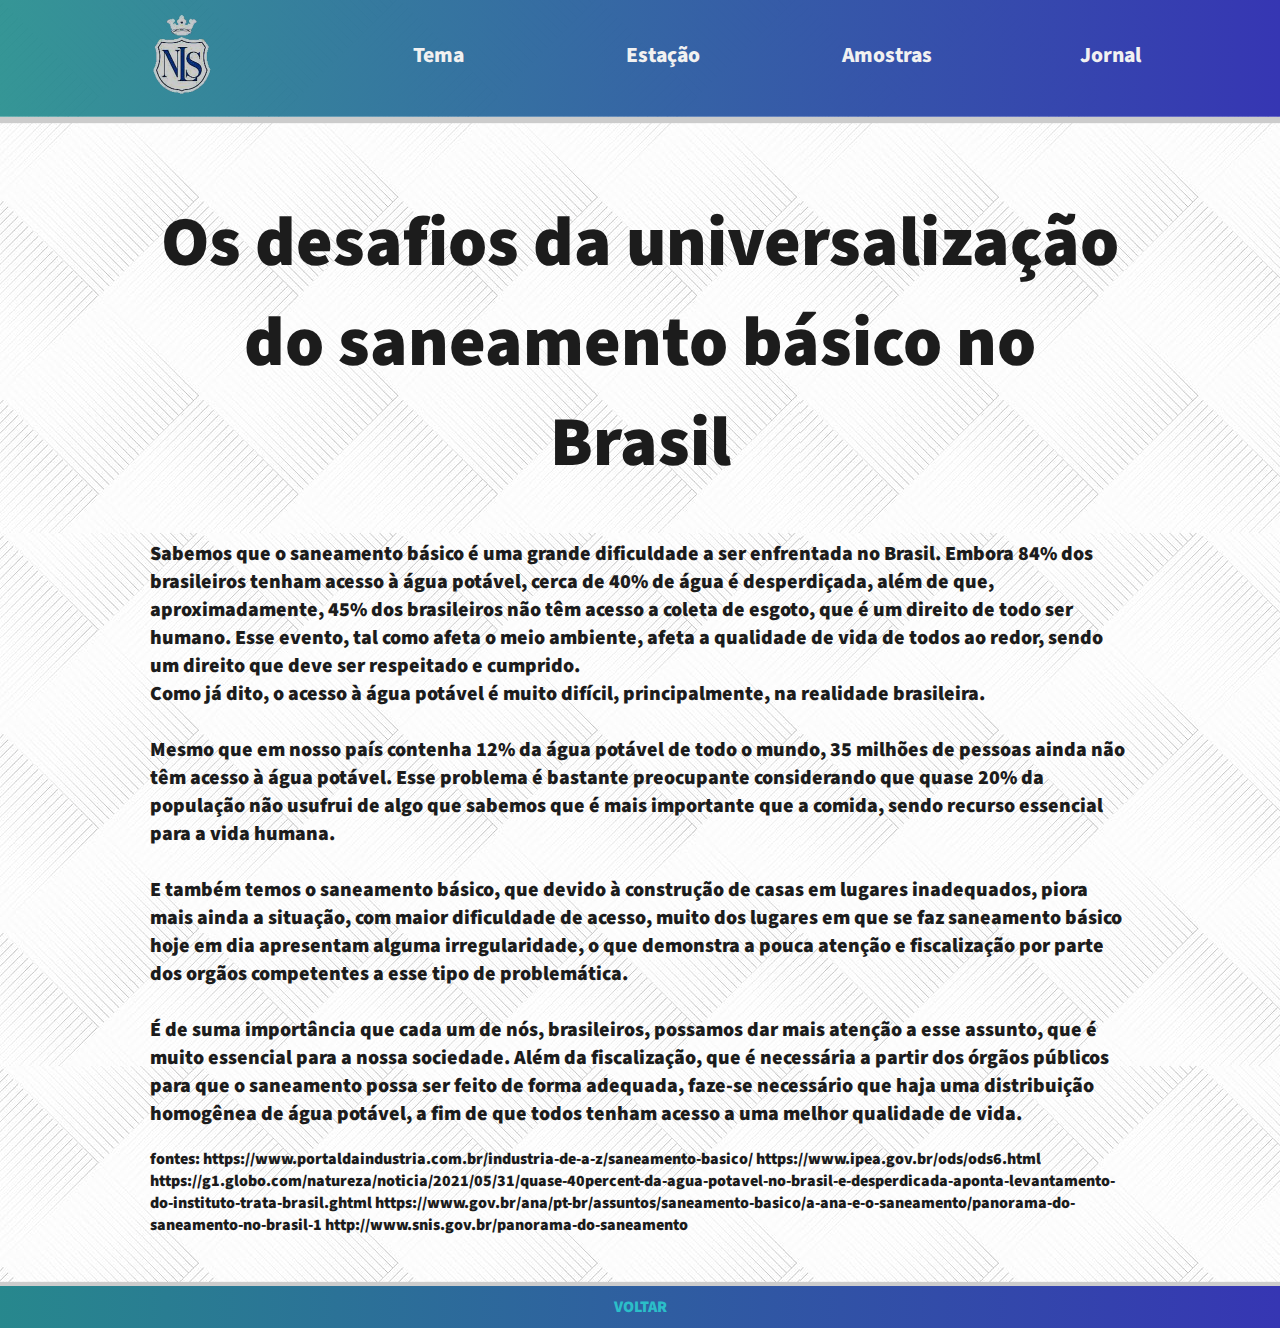
<file: Jornal1.html>
<!DOCTYPE html>
<html lang="en">
<head>
    <link rel="preconnect" href="https://fonts.googleapis.com">
<link rel="preconnect" href="https://fonts.gstatic.com" crossorigin>
<link href="https://fonts.googleapis.com/css2?family=Playfair+Display:ital@0;1&display=swap" rel="stylesheet">
<link href="https://fonts.googleapis.com/css2?family=Asap:ital@1&family=Nunito:ital,wght@1,200&family=Yellowtail&display=swap" rel="stylesheet">
<link href="https://fonts.googleapis.com/css2?family=Trispace:wght@800&display=swap" rel="stylesheet">
<link href="https://fonts.googleapis.com/css2?family=Source+Sans+Pro:wght@200&display=swap" rel="stylesheet">
<link rel="shortcut icon" href="logo.ico" type="image/x-icon">
    <meta http-equiv="X-UA-Compatible" content="IE=edge">
    <meta name="viewport" content="width=device-width, initial-scale=1.0">
    <link rel="stylesheet" href="style.css">
    <title>Ampel 2022</title>
</head>
<body>
    
    <nav>
        <!--Popover start-->
        <div class="wrapper">
            <div class="text">
                <a href="index.html"><img src="nls2.png" alt="Colégio Nossa Senhora de Lourdes" class="img1"></a>

            </div>
            <div class="content">
                <div class="title">
                    <h5><img src="logoblue2.png" alt="Lourdinas" class="popoverimg"></h5>
                </div>
                <div class="popover-body">
                        <h4 class ="popover-h4">Colégio Nossa Senhora de Lourdes</h4>
                        <div>
                            <a href="https://www.instagram.com/lourdinascg/" target="_blank"><img src="instagram.png" class="inst"><p class="insts">Instagram</a> 
                        </div>
                        <div>
                            <a href="https://www.facebook.com/lourdinascg/" target="_blank"><img src="facebook.png" alt="face" class="inst"><p class="insts">Facebook</a>
                        </div>
                        <div>
                            <a href="https://www.lourdinascg.com.br/" target="_blank" class="popover-button" >Site do Colégio </a>
                           
                        </div>
                </div>
            </div>
        </div>
        <!--Popover end-->

        
        <ul>
        <li class="botao"><a href="Ampel2.html" class="botao2" class="tema">Tema</a></li>
        <li class="botao"><a href="Ampel.html" class="botao2">Estação</a></li>
        <li class="botao"><a href="Ampel3.html" class="botao2">Amostras</a></li>
        <li class="botao">
              <!--Popover start--> 
              <div class="wrapper2">
                <div class="text2">
                    <a href="#" class="botao2">Jornal</a>
    
                </div>
                
                <div class="content2">
                    <div class="popover-body2">
                            
                            <div>
                                <a href="inovações.html"  class="popoverimg1">Açude Velho</a> 
                            </div >
                            <div>
                                <a href="jornal2.html" class="popoverimg2">Pesquisas</a>
                            </div>
                            <div>
                                <a href="Jornal1.html" class="popoverimg3">Artigo de opinião</a>
                            </div>
                           
                           
                    </div>
                </div>
            </div>
            <!--Popover end-->
        </li>
        </ul>
    </nav>
    <div class="article1">
        <div class="article1-body">
            <div>
                <h1 class="article1-h1"> Os desafios da universalização do saneamento básico no Brasil</h1>
            </div>
        
            <div> 
                <p class="article1-paragraph">
                    Sabemos que o saneamento básico é uma grande dificuldade a ser enfrentada no Brasil. Embora 84% dos brasileiros tenham acesso à água potável, cerca de 40% de água é desperdiçada, além de que, aproximadamente, 45% dos brasileiros não têm acesso a coleta de esgoto, que é um direito de todo ser humano. Esse evento, tal como afeta o meio ambiente, afeta a qualidade de vida de todos ao redor, sendo um direito que deve ser respeitado e cumprido.<br> Como já dito, o acesso à água potável é muito difícil, principalmente, na realidade brasileira. <br><br> Mesmo que em nosso país contenha 12% da água potável de todo o mundo, 35 milhões de pessoas ainda não têm acesso à água potável. Esse problema é bastante preocupante considerando que quase 20% da população não usufrui de algo que sabemos que é mais importante que a comida, sendo recurso essencial para a vida humana.<br><br> E também temos o saneamento básico, que devido à construção de casas em lugares inadequados, piora mais ainda a situação, com maior dificuldade de acesso, muito dos lugares em que se faz saneamento básico hoje em dia apresentam alguma irregularidade, o que demonstra a pouca atenção e fiscalização por parte dos orgãos competentes a esse tipo de problemática.<br><br> É de suma importância que cada um de nós, brasileiros, possamos dar mais atenção a esse assunto, que é muito essencial para a nossa sociedade. Além da fiscalização, que é necessária a partir dos órgãos públicos para que o saneamento possa ser feito de forma adequada, faze-se necessário que haja uma distribuição homogênea de água potável, a fim de que todos tenham acesso a uma melhor qualidade de vida.
    
                </p>
            </div>
            <div class="article3-list">
            fontes:
             https://www.portaldaindustria.com.br/industria-de-a-z/saneamento-basico/
            https://www.ipea.gov.br/ods/ods6.html
             https://g1.globo.com/natureza/noticia/2021/05/31/quase-40percent-da-agua-potavel-no-brasil-e-desperdicada-aponta-levantamento-do-instituto-trata-brasil.ghtml
            https://www.gov.br/ana/pt-br/assuntos/saneamento-basico/a-ana-e-o-saneamento/panorama-do-saneamento-no-brasil-1
            http://www.snis.gov.br/panorama-do-saneamento
            </div>
        </div>
    </div>
    <footer class="footer">
        <a href="index.html">VOLTAR</a>
        </footer>
</body>
</html>
</file>
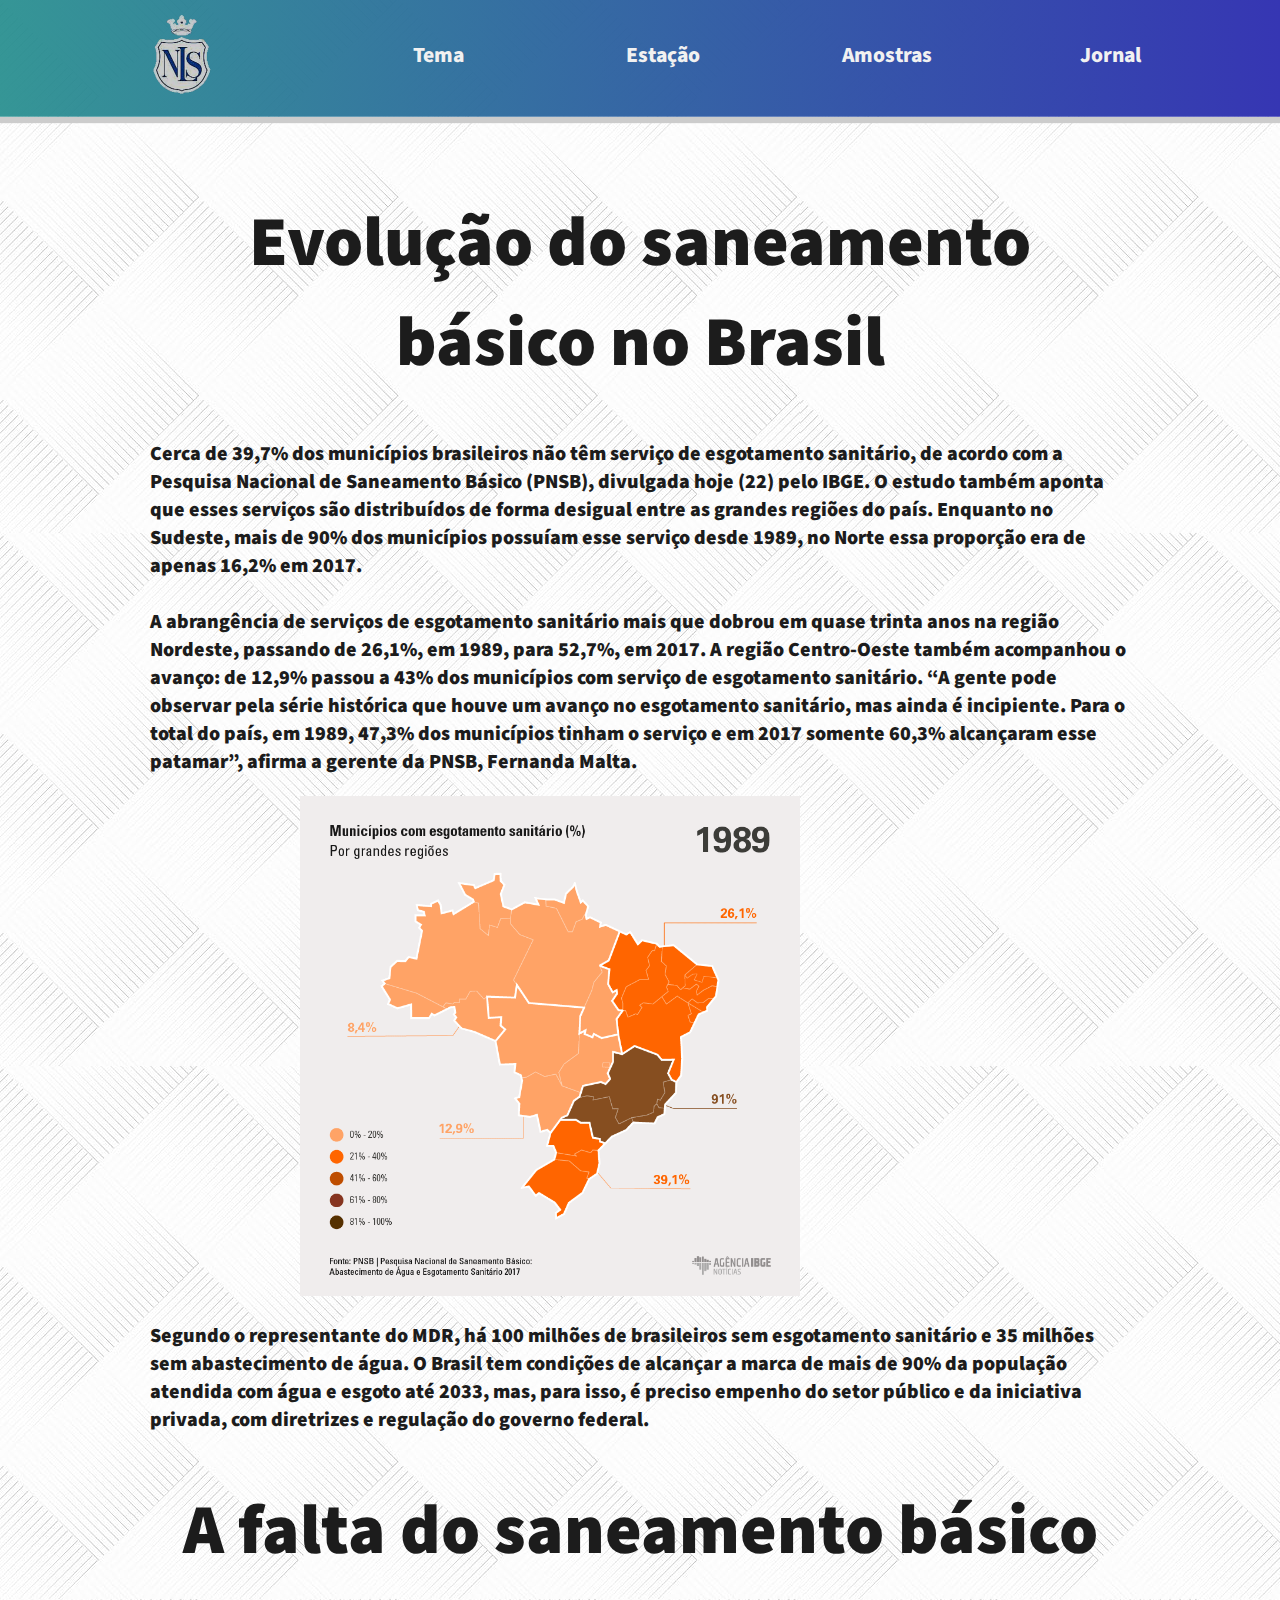
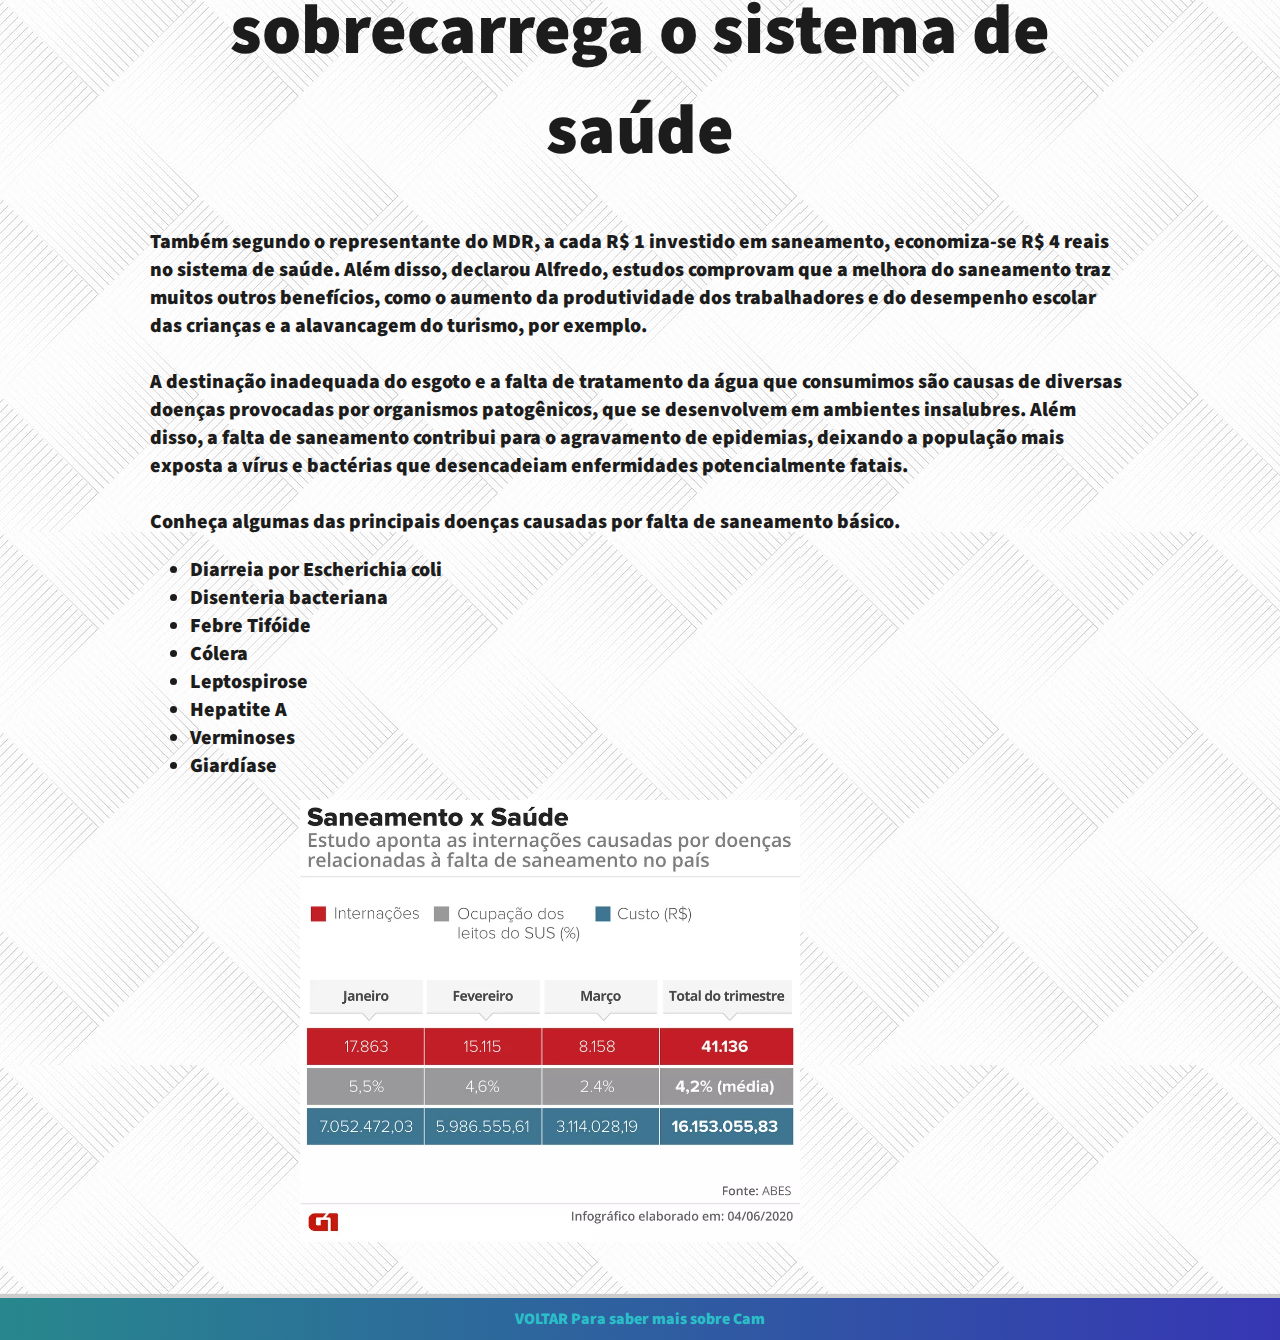
<file: jornal2.html>
<!DOCTYPE html>
<html lang="en">
<head>
    <link rel="preconnect" href="https://fonts.googleapis.com">
<link rel="preconnect" href="https://fonts.gstatic.com" crossorigin>
<link href="https://fonts.googleapis.com/css2?family=Playfair+Display:ital@0;1&display=swap" rel="stylesheet">
<link href="https://fonts.googleapis.com/css2?family=Asap:ital@1&family=Nunito:ital,wght@1,200&family=Yellowtail&display=swap" rel="stylesheet">
<link href="https://fonts.googleapis.com/css2?family=Trispace:wght@800&display=swap" rel="stylesheet">
<link href="https://fonts.googleapis.com/css2?family=Source+Sans+Pro:wght@200&display=swap" rel="stylesheet">
<link rel="shortcut icon" href="logo.ico" type="image/x-icon">
    <meta http-equiv="X-UA-Compatible" content="IE=edge">
    <meta name="viewport" content="width=device-width, initial-scale=1.0">
    <link rel="stylesheet" href="style.css">
    <title>Ampel 2022</title>
</head>
<body>
    
    <nav>
        <!--Popover start-->
        <div class="wrapper">
            <div class="text">
                <a href="index.html"><img src="nls2.png" alt="Colégio Nossa Senhora de Lourdes" class="img1"></a>

            </div>
            <div class="content">
                <div class="title">
                    <h5><img src="logoblue2.png" alt="Lourdinas" class="popoverimg"></h5>
                </div>
                <div class="popover-body">
                        <h4 class ="popover-h4">Colégio Nossa Senhora de Lourdes</h4>
                        <div>
                            <a href="https://www.instagram.com/lourdinascg/" target="_blank"><img src="instagram.png" class="inst"><p class="insts">Instagram</a> 
                        </div>
                        <div>
                            <a href="https://www.facebook.com/lourdinascg/" target="_blank"><img src="facebook.png" alt="face" class="inst"><p class="insts">Facebook</a>
                        </div>
                        <div>
                            <a href="https://www.lourdinascg.com.br/" target="_blank" class="popover-button" >Site do Colégio </a>
                           
                        </div>
                </div>
            </div>
        </div>
        <!--Popover end-->

        
        <ul>
        <li class="botao"><a href="Ampel2.html" class="botao2" class="tema">Tema</a></li>
        <li class="botao"><a href="Ampel.html" class="botao2">Estação</a></li>
        <li class="botao"><a href="Ampel3.html" class="botao2">Amostras</a></li>
        <li class="botao">
              <!--Popover start--> 
              <div class="wrapper2">
                <div class="text2">
                    <a href="#" class="botao2">Jornal</a>
    
                </div>
                
                <div class="content2">
                    <div class="popover-body2">
                            
                            <div>
                                <a href="inovações.html"  class="popoverimg1">Açude Velho</a> 
                            </div >
                            <div>
                                <a href="jornal2.html" class="popoverimg2">Pesquisas</a>
                            </div>
                            <div>
                                <a href="Jornal1.html" class="popoverimg3">Artigo de opinião</a>
                            </div>
                           
                           
                    </div>
                </div>
            </div>
            <!--Popover end-->
        </li>
        </ul>
    </nav>
    <div class="article1">
        <div class="article1-body">
            <div>
                <h1 class="article1-h1"> Evolução do saneamento básico no Brasil</h1>
            </div>
            <div> 
                <p class="article1-paragraph">
                    Cerca de 39,7% dos municípios brasileiros não têm serviço de esgotamento sanitário, de acordo com a Pesquisa Nacional de Saneamento Básico (PNSB), 
                    divulgada hoje (22) pelo IBGE. O estudo também aponta que esses serviços são distribuídos de forma desigual entre as grandes regiões do país. Enquanto no Sudeste, 
                    mais de 90% dos municípios possuíam esse serviço desde 1989, no Norte essa proporção era de apenas 16,2% em 2017.
                    <br><br>
                    A abrangência de serviços de esgotamento sanitário mais que dobrou em quase trinta anos na região Nordeste,
                     passando de 26,1%, em 1989, para 52,7%, em 2017. A região Centro-Oeste também acompanhou o avanço: de 12,9% passou a 43% dos municípios com serviço de esgotamento sanitário. 
                     “A gente pode observar pela série histórica que houve um avanço no esgotamento sanitário, mas ainda é incipiente. Para o total do país, 
                     em 1989, 47,3% dos municípios tinham o serviço e em 2017 somente 60,3% alcançaram esse patamar”, afirma a gerente da PNSB, Fernanda Malta.
                </p>
            </div>
            <div>
                <img src="municipioscomesgotamento.gif" alt="graficosaneamento" class="article5-img2">
            </div>
            <div>
                <p class="article1-paragraph">
                    Segundo o representante do MDR, há 100 milhões de brasileiros sem esgotamento sanitário e 35 milhões sem abastecimento de água. 
                    O Brasil tem condições de alcançar a marca de mais de 90% da população atendida com água e esgoto até 2033, mas, para isso, é preciso empenho do setor público e da iniciativa privada, com diretrizes e regulação do governo federal.
                </p>
            </div>
            <div>
                <h1 class="article1-h1">A falta do saneamento básico sobrecarrega o sistema de saúde</h1>
            </div>
            <div>
                <p class="article1-paragraph">
                    Também segundo o representante do MDR, a cada R$ 1 investido em saneamento, economiza-se R$ 4 reais no sistema de saúde. Além disso, declarou Alfredo, 
                    estudos comprovam que a melhora do saneamento traz muitos outros benefícios, 
                    como o aumento da produtividade dos trabalhadores e do desempenho escolar das crianças e a alavancagem do turismo, por exemplo.<br><br>
                    A destinação inadequada do esgoto e a falta de tratamento da água que consumimos são causas de diversas doenças provocadas por organismos patogênicos, que se desenvolvem em ambientes insalubres.
                     Além disso, a falta de saneamento contribui para o agravamento de epidemias, deixando a população mais exposta a vírus e bactérias que desencadeiam enfermidades potencialmente fatais.
                    <br><br>
                    Conheça algumas das principais doenças causadas por falta de saneamento básico.
                </p>
            </div>
            <div>
                <ul class="saibamais-ul">
                    <li>Diarreia por Escherichia coli</li>
                    <li>Disenteria bacteriana</li>
                    <li> Febre Tifóide</li>
                    <li>Cólera</li>
                    <li>Leptospirose</li>
                    <li> Hepatite A</li>
                    <li>Verminoses</li>
                    <li>Giardíase</li>
                </ul>
            </div>
            <div>
                <img src="saneamentoxsaude.png" alt="graficosaneamento" class="article5-img2">
            </div>

        </div>
    </div>
    

    <footer class="footer">
        <a href="index.html">VOLTAR</a>
        <a href="http://cgretalhos.blogspot.com/"> Para saber mais sobre Cam</a>
        </footer>
</body>
</html>
</file>
<file: style.css>
html, body{
    width: 100%;
    max-width: 100vw;
    height: 100%;
    padding: 0;
    margin: 0;
    background: var(--clr-background);
    
}

body {
    font-family: 'Source Sans Pro', sans-serif;
    color: #1c1c1c;
    font-weight: 900;
    -webkit-font-smoothing: antialiased;
    size-adjust: auto;
    background-image: url("whites.jpg");
    
}

a:-webkit-any-link {
    cursor: pointer;
    text-decoration: none;
}
    
h1 , h2, h3 {
    font-family: 'Source Sans Pro', sans-serif;
    font-weight: 900;


}
h1 {
    font-weight: bolder;
}
.botao {
        color: #FFFFFF;
        text-decoration: none;
        padding-bottom: 5px;
        font-size: .9em;
        border-radius: 3px;
        transition: background .3s;
       
        
}
.botao:hover{
    background-color:  #5858b6;
    color:#23c7bf
    
    
    
}


nav {
        display: flex;
        flex-direction: column;
        align-items: center;
        font-weight: 800;
        background-image: linear-gradient(to left,#3636b3,#288f8fef);
        background-size: cover;
        background-repeat: no-repeat;
        background-position: center;
        box-shadow: 1px 1px 1px 5px  #ccc;

}

.img1{
    width: 60px;
    max-width:auto;
    min-width:auto;
    padding-right: 0;
    padding-left: 0;
    margin: 0;
    border: 0;
    padding-top: 15px;
    justify-content: center;

}

.title {
    padding-top: 5px;
    margin-top: 0;
    size-adjust: auto;
}
.popoverimg {
    max-width: 175px;
    width: 100px;
}
.inst {
    align-items: flex-start;
   padding-right: 0px;
   }
   .insts {
    padding-right: 120px;
    align-items: flex-start;
    text-decoration: none;
    color: #1c1c1c;
    display: inline-block;

   }
   .insts:hover {
    color: #2c9696;
   }
.titleer {
    text-decoration: none;
    color: #FFFFFF;
    font-weight: 800;
    font-size: 32px;
    font-family: 'Trispace', sans-serif;
    text-align: center;
    justify-content: baseline;
    font-display: inline;
   padding-left: 20px;
   }
article {
    display: flex;
    justify-content: flex-end;

}
article div {
    display: flex;
    justify-content: space-around;
    padding-right: 0;
    border: 0;
    margin: 0;
    padding-left: 3em;
}

.wrapper:hover .content {
    visibility: visible;
    position: absolute;
}
.content {
    visibility: hidden;
    background-color: #f1f1f1;
    padding: 0px;
    position: absolute;
    align-items: center;
    display: block;
    transition: none;
    box-shadow: 1px 1px 1px 4px #ccc;



}
.content::before{
    content:'';
    border-style: solid;
    border-width: 0px 10px 10px 10px;
    border-color: transparent transparent #ccc transparent;
    position: absolute;
    left: calc(50%-100px);
    left: 51%;
    margin-top: -10px;
    
    

}

.popover-h4{
    padding-bottom: 5px;
    padding-left: 5px;
    padding-right: 5px;
}
.popover-list {
    list-style: none;
    display: block;
    justify-content: flex-start;
    align-items: flex-start;
}
.popover-button{
    text-decoration: none;
    background-image: linear-gradient(to left,#3636b3,#288f8fef);
    color: #f1f1f1;
    padding: 10px;
    padding-bottom: 10px;
    text-align: center;
    display: block;

}
.popover-button:hover{
    color: #23c7bf
}
.text {
    margin-bottom: 10px;
    padding-left: 95px;
    padding-bottom: 5px;
}
nav > a {
    text-decoration: none;
    color: #FFFFFF;
    font-weight: 800;
    font-size: 32px;
    font-family: 'Regular 400 italic', serif;

}
.wrapper2:hover .content2 {
    visibility: visible;
    position: absolute;
    color: #2c9696;
}

.content2 {
    visibility: hidden;
    background-color: #FFFFFF;
    padding: 0px;
    position: absolute;
    align-items: center;
    display: block;
    transition: none;
    font-weight: 100;
    box-shadow: 1px 1px 1px 1px rgb(39, 33, 116);
    font-size: 14px;
    color: #f1f1f1;
    transition: background .3s;
    border-bottom: 1px solid;
    border-color: #f1f1f1;

}
.content2::before{
    content:'';
    border-style: solid;
    border-width: 0px 8px 8px 8px;
    border-color: transparent transparent #ccc transparent;
    position: absolute;
    left: calc(50%-100px);
    left: 65%;
    margin-top: -10px;
    transition: none;

}


.journal:hover{
    color: #23c7bf;
    background-color:  #7171db;
    
    }
.botao2 {
    color: #f1f1f1;

    text-align: center;
    align-items: baseline;
    
}
.botao2:hover {
    color: #23c7bf;
}
.journal {
    text-decoration: none;
    color: #1c1c1c;
    padding: 0px;
    text-align: center;
    display: block;
    text-align: start;
    padding-left: 25px;
    border-bottom: 0.5px solid;
    border-color: #272626;
    align-items: center;

}
.popoverimg1 {
    text-decoration: none;
    background-image: linear-gradient(to left,#3636b3,#288f8fef);
    color: #f1f1f1;
    text-align: center;
    padding-left: 20px;
    display: block;
    transition: background .3s;
    background-size: contain;
    border-bottom: 1px solid;
    border-color: #f1f1f1;
    color: #f1f1f1;
        background-repeat: no-repeat;
        background-position: left;
        text-decoration: none;
}
.popoverimg1:hover {
        color: #23c7bf;
        background-color:  #5e5ed1;
}
.popoverimg2 {
    background-size: contain;
        background-repeat: no-repeat;
        background-position: left;
        text-decoration: none;
        color: #f1f1f1;
        text-align: center;
        display: block;
        border-bottom: 1px solid;
        border-color: #f1f1f1;
        transition: background .3s;
        padding-left: 20px;
        background-image: linear-gradient(to left,#3636b3,#288f8fef);
}
.popoverimg2:hover {
        color: #23c7bf;
        background-color:  #5e5ed1;
        background-image: 10px;
}
.popoverimg3 {
    text-decoration: none;
    background-image: linear-gradient(to left,#3636b3,#288f8fef);
    padding-left: 20px;
    color: #f1f1f1;
    text-align: center;
    display: block;
    background-size: contain;
    color: #f1f1f1;
    transition: background .3s;
    border-bottom: 1px solid;
    border-color: #f1f1f1;
        background-repeat: no-repeat;
        background-position: left;
        text-decoration: none;

}
.popoverimg3:hover {
        color: #23c7bf;
        background-color:  #5e5ed1;
}
nav ul {
    display:flex;
    flex-direction: column;
    align-items: center;
    list-style: none;
    padding: 0;
    width: 100%;
    font-weight: 800;
}

nav ul li {
    text-align: center;
    width: 100%;
    font-weight: 800;
}

nav ul li a {
    display: inline-block;
    padding: 10px;
    padding-left: 0;
    width: 100%;
    text-decoration: none;
    color: #FFFFFF;
    font-weight: 800;
    font-size: 1.50em;
   
}

header {
    display: flex;
    flex-direction: column ;
    align-items: center;
    background-image: url("imagemfoda.jpeg");
    background-size: cover;
    background-repeat: no-repeat;
    background-position: center;
    color: #FFFFFF;
    text-align: center;
    padding: 20px;
    font-weight: 800;
    padding-bottom: 500px;
    

}
 
header h1{
    color: #1c1c1c;
    font-weight: 800;
    font-size: 40px;
    padding-top: 300px;
    font-family: 'Fuzzy Bubbles', 'cursive';
}

header p{
    margin-bottom: 2em;
    font-weight: 800;
    color: #1c1c1c;
    font-weight: 700;
}

#sobre {
    display: flex;
    flex-direction: column ;
    align-items: center;
    text-align: center;
    background-color: #191970;
    background-image: linear-gradient(to left,#3636b3,#288f8fef);
        background-size: cover;
        background-repeat: no-repeat;
        background-position: center;
        box-shadow: 1px 1px 1px 5px  #ccc;

}

#sobre h2 {
    color: #FFFFFF;
}

#sobre p {
    margin-bottom: 2.5em;
    max-width: 1000px;
    color: #FFFFFF;
}

#sobre .botao {
    background-color: #f1f1f1;
    color: #1c1c1c;
}

#Saibamais {
    padding-top: 100px;
    display: table;
    flex-direction: column;
    align-items: flex-start;
    padding-top: 20px;
    padding-bottom: 20px;
    margin: auto;
    justify-content: space-around;
    overflow: auto;
}
.saibamais-h3 {

    font-family: 'Source Sans Pro', sans-serif;
}
.saibamais-ul {
    width: 700px;
    font-size: 20px;
}

.h2, .h3 {
    display: inline-block;
    align-items: center;
    text-align: center;
    font-weight: 800;
}
.h2 {
    font-size: 3.8em;
    align-items: center;
    justify-content: center;
    padding-left: 25px;
}
.eta {
    width: 30em;
    padding-right: 10px;
    display: block;
    align-items: flex-start;
    height: 35em;
    padding-bottom: 2.5em;
    overflow: auto;
    padding-left: 20px;
    
}
.eta2 {
    width: 30em;
    padding-right: 10px;
    display: block;
    align-items: flex-start;
    height: 35em;
    padding-bottom: 1em;
    overflow: auto;
    padding-left: 20px;

}
.saibamais-p {
    font-weight: bold;
    }

#Saibamais div{
    flex-direction: column; 
    align-items: flex-start;
    margin-top: 30px;
    border-radius: 10px;
    justify-content: space-around;
    font-weight: 800;
}
.imagemsaneamento{
    width: 60em;
    justify-content: flex-start;
    padding-right: 0;
}

#Saibamais div p{
    text-align: left;
    justify-content: space-around;

}

#projeto {
    display: flex;
    flex-direction: column ;
    align-items: center;
    padding-top: 20px;
}

#projeto h2 {
    margin-bottom:20px;
}

#projeto img {
    width: 100%;
}

#contatos {
    display: flex;
    flex-direction: column ;
    align-items: center;
    text-align: center;
    padding: 20px;
}

#contatos h2 {
    color: #000000;
}

footer {
    text-align: center;
    padding: 10px;
    background-color: #191970;
    color: #FFFFFF;
    background-image: linear-gradient(to left,#3636b3,#288f8fef);
    background-size: cover;
    background-repeat: no-repeat;
    background-position: center;
    box-shadow: 1px 1px 1px 5px #ccc;
    text-align: center;
}
footer a {
    color: #2bbec9;
    }

footer a:hover{
    color: #00ffff;
}
.back {
    border-left: solid 5px;
    border-color: #2c9696;
    }
.article1 {
        justify-content: center;
        padding-left: 150px;
        padding-right: 150px;
        padding-bottom: 50px;
        padding-top: 30px;
       
    }
.article1-h1 {
    text-align: center;
    font-size: 70px;
    display: flex;
    justify-content: center;
}
    
.article1-paragraph {
    font-family: 'Source Sans Pro', sans-serif;
    font-size: 20px;
}
.article1-img {
    justify-content: center;
    align-items: center;
    padding-left: 170px;
}
.saneamento-image {
    justify-content: center;
    width: 775px;
    align-items: center;
    display: block;
    padding-left: center;
}
.article2-img{
    justify-content: center;
    width: 700px;
    padding-left: 50px;
}
.article2-ul {
    font-size: 20px;
}

.homepage-grupos1 {
    list-style: none;
    display: inline-block;
    font-size: 20px;
    align-items: flex-start;
    padding: 20px;
    justify-content: baseline;
    padding-top: 5px;
    padding-bottom: 0;
}
.homepage-grupos2 {
    list-style: none;
    display: inline-block;
    font-size: 20px;
    align-items: flex-start;
    padding: 20px;
    justify-content: baseline;
    padding-top: 5px;
    padding-bottom: 0;
}
.homepage-grupos3 {
    list-style: none;
    display: inline-block;
    font-size: 20px;
    align-items: flex-start;
    padding: 20px;
    justify-content: baseline;
    padding-top: 5px;
    padding-bottom: 0;
}
.homepage-grupos4 {
    list-style: none;
    display: inline-block;
    font-size: 20px;
    align-items: flex-start;
    padding: 20px;
    padding-bottom: 0;
    justify-content: baseline;
    padding-top: 5px;
}
.homepage-grupos5 {
    list-style: none;
    display: inline-block;
    font-size: 20px;
    align-items: flex-start;
    padding: 20px;
    justify-content: baseline;
    padding-top: 5px;
    padding-bottom: 0;
   
}
.homepage-grupos6 {
    list-style: none;
    display: inline-block;
    font-size: 20px;
    align-items: flex-start;
    padding: 20px;
    justify-content: baseline;
    padding-bottom: 50px;
    padding-top: 5px;
    padding-bottom: 0;
}
.homepage-ul {
    padding-left: 0;
}
.article4-h1 {
    justify-content: center;
    padding-left: 90px;
}

.article4-paragraph {
    font-family: 'Source Sans Pro', sans-serif;
    font-size: 20px;
    display: inline-block;
  
}
.article4-div{
    display: inline-block;
    justify-content: flex-start;
}

.article4-img2 {
    width: 100%;
    padding-left: center;
}
.article-h2 {
    font-size: 4em;
    align-items: center;
    justify-content: center;
    padding-left: 80px;
}
.article5-img2 {
    width: 500px;
    padding-left: 270px;
}
.homepage-li {
    padding-bottom: 40px;
}
.div-article1 {
    display: inline-block;

}
.article4-img2 {
   width: 300px;
   padding-left: calc(320px - 10%);
}
.Amostras {
    width: 600px;
    padding-left: 100px;
}
.Amostra2 {
    width: 250px;
    padding-left: 275px;
}

@media screen and (min-width: 767px) {

    nav {
        flex-direction: row;
        justify-content: space-around;
    

    }

    nav ul {
        flex-direction: row;
        width: 70%;
    }

     nav, nav ul {
    position: relative;
    opacity: 1;
    text-align: center;
    -webkit-transition: all 300ms ease;
    
    transition: all 300ms ease;
    }

    .botao:hover{
    text-decoration: none;
    outline: none;
    }
    header {
        height: 600px;
        height: 60vh;
        justify-content: center;
    }
    #sobre {
        height: 250px;
        height: 30vh;
        justify-content: center;
        min-height: 250px;
    }
    #Saibamais {
        flex-direction: row;
        flex-wrap: wrap;
        align-items: flex-start;
        margin: 0 auto;
        justify-content: space-around;
        width: 85%;
        display: block;

    }


    #Saibamais h2 {
        text-align: center;
        width: 0%;
        display: block;
    }

    #Saibamais div {
        justify-content: space-around;
        flex-grow: 1;
        flex-basis: 150px;
        padding: 0 10px;
        font-size: 1em;
        display: flex;
        font-display: flex;
        padding-left: 30px;
        flex-direction: column;

    }

    #Projeto {
        flex-direction: row;
        flex-wrap: wrap;
    }
    #Projeto h2 {
        width: 100%;
        text-align: center;
    }
    #Projeto img {
        width: 33%;
    }

    #Contatos {
        flex-direction: row;
        flex-wrap: wrap;
        justify-content: space-around;
        max-width: 500px;
        margin: 0 auto;
    }

    #Contatos h2, #Contatos p {
            width: 100%;
    }
    .eta, .eta2 {
        width: 100%;
        height: auto;
    }
    .article5-img2{
        padding-left: 150px;
    }
    .footer-link {
        color: white;
    }
}

@media screen and (max-width: 1176px) {
    #Saibamais {
        width: 100%;
        display: block;

    }
    .div-article1 {
        display: none;
        width: 0px;
    }

    #Saibamais h2 {
        display: block;
    }

    #Saibamais div {
        display: flex;
        flex-direction: column;
    
    }
    .eta {
        width: 100%;
        display: block;
        padding-right: 0;

    }
    
 
    .content2 {
        left: calc(50%-10px);
        left: 39%;
    }
    .caption13 {
        display: none;
    }
}
@media screen and (max-width: 767px){
    .img1{
        padding-right: 92px;
    }
    .article1 {
        padding-left: 70px;
        padding-right: 70px;
        max-width: fit-content;
    }
    .saibamais-p {
        display: flex;
        flex-direction: column;
        text-align: center;
        align-items: left;
    
        justify-content: left;
        
    }
       
    .eta {
        flex-direction: column;
        display: none;
        padding: 0;
    }
    .eta2 {
        flex-direction: column;
        display: none;
        padding: 0;
    }
    .caption13 {
        display: none;
        padding: 0;
        overflow: hidden;
        padding-right: 50px;
    }
    .content2::before {
        left: calc(50%-10px);
        left:27%;
    }
    .img1 {
        padding-right: 97px;
    }
  
    .article1-img {
        text-align: start;
        justify-content: flex-start;
        padding-right: 50px;
        padding-left: 10px;
        width: 300px;
     
        
    }
    .saneamento-image {
        text-align: start;
        justify-content: flex-start;
        padding-right: 50px;
        padding-left: 5px;
        width: calc(400px - 10%);
      
       
    }
    .saibamais-ul {
        width: 300px;
    }
    .article2-img {
        padding-left: 10px;
        width: 100%;
        justify-content: center;
    }
    .article1 {
        padding: 20px;
    }
    .article4-img2 {
        padding-left: 0; 
        width: 100%;
    }
    .article1-h1 {
        font-size: 50px;
    }
    .h2, .h3 {
        padding-left: 10px;
        padding-right: 20px;
    }
    .h2 {
        font-size: 40px;
        font-weight: bold;
        max-width: fit-content;
    }
    .h3 {
        font-size: 20px;
       
    }
    header {
        background-image: url(imagemfoda2.jpeg);
        
    }
    header h1 {
        color: #242222;
    }
    .article5-img2 {
        padding-left: 10px;
        width: 350px;
        justify-content: center;
    }
    article div {
        padding-left: 5px;
        padding-right: 10px;
        max-width: 400px;
   }
   article {
    justify-content: flex-start;
   }
   .Amostras {
        width: 100%;
        padding-left: 0;
    }
    .Amostra2 {
        width: 100%;
        padding-left: 0;
    }
}
@media screen and (min-width: 1370px){
    .content2::before{
    left: calc(50%-100px);
    left: 100%;
    margin-top: -10px;
    }
    .article1-img {
        padding-left: calc(100px - 10%);
    }
    .article4-img2 {
       width: 300px;
       padding-left: calc(480px - 10%);
    }
}
@media screen and (min-width: 767px) and (max-width: 1176px){
    .content2 {
        left: calc(50%-10px);
        left: 70%;
    }
}

@media screen and (min-width: 535px){
    .eta, .eta2 {
        width: 100%;
        height: auto;
    }
}
@media screen and (max-width: 370px) {
    .article5-img2{
        width: 100%;
    }
}
</file>
